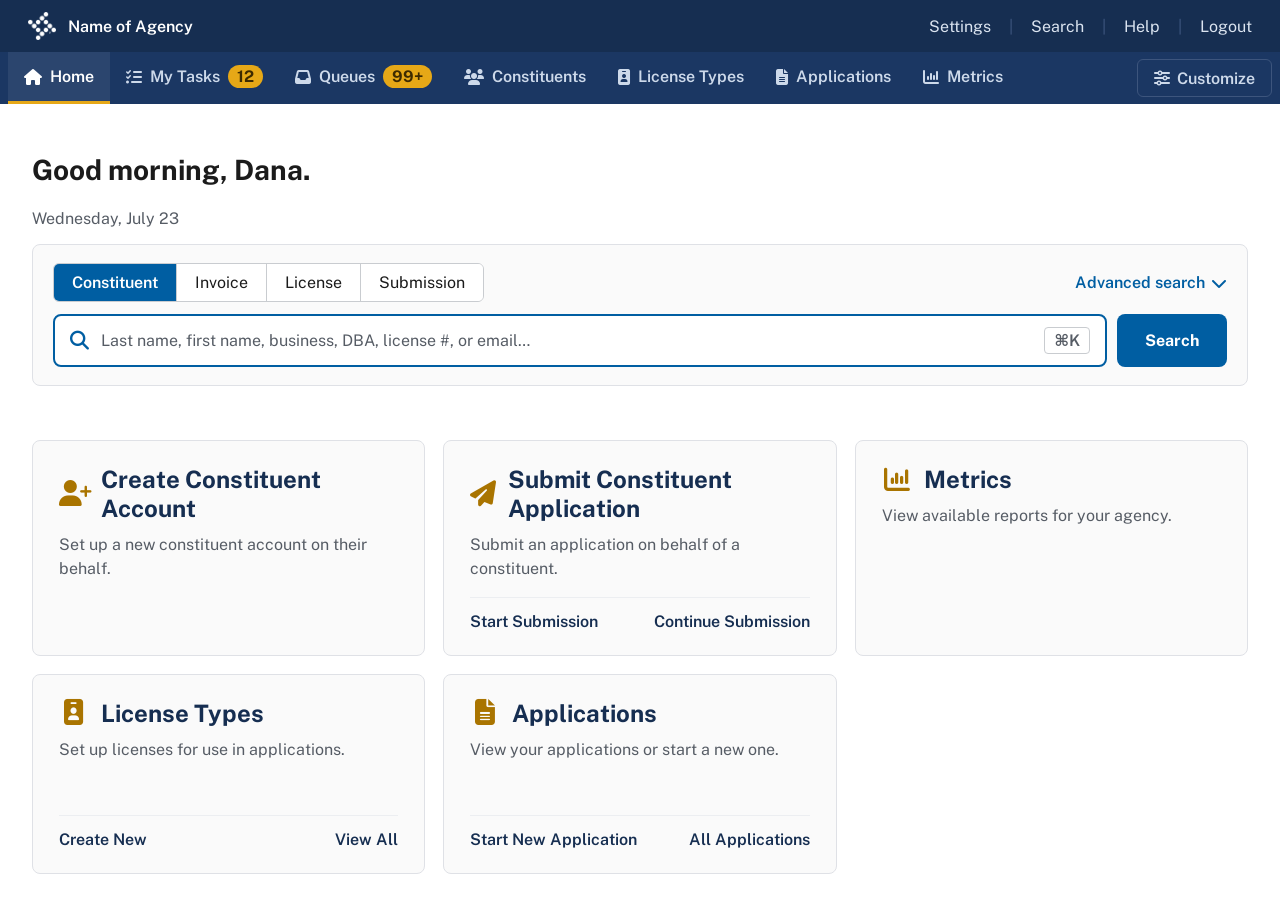
<file: index.html>
<!DOCTYPE html>
<html lang="en">
<head>
<meta charset="UTF-8">
<meta name="viewport" content="width=device-width, initial-scale=1.0">
<title>Agency Home — RLP Agency Console</title>
<link rel="stylesheet" href="https://cdnjs.cloudflare.com/ajax/libs/font-awesome/6.5.1/css/all.min.css">
<link rel="stylesheet" href="css/app.css">
</head>
<body>

<div class="app">

  <!-- Header (shared chrome) -->
  <header class="app-header">
    <a class="app-header__brand" href="index.html">
      <img class="app-header__logo" src="assets/tyler-t.png" alt="Tenant logo">
      <span class="app-header__brand-name">Name of Agency</span>
    </a>
    <nav class="app-header__links" aria-label="Account">
      <a href="settings.html">Settings</a>
      <span class="app-header__divider" aria-hidden="true">|</span>
      <a href="search.html">Search</a>
      <span class="app-header__divider" aria-hidden="true">|</span>
      <a href="#">Help</a>
      <span class="app-header__divider" aria-hidden="true">|</span>
      <a href="#">Logout</a>
    </nav>
  </header>

  <!-- Customizable toolbar (shared chrome, rendered by js/toolbar.js) -->
  <div id="toolbar"></div>

  <!-- Page content -->
  <main class="page-content">

    <section class="greeting">
      <h1 class="greeting__title">Good morning, Dana.</h1>
      <div class="greeting__date">Wednesday, July 23</div>

      <div class="search-panel">
        <div class="search-panel__top">
          <div class="search-toggle" role="group" aria-label="Search type">
            <button type="button" class="search-toggle__segment is-active" data-search-type="constituent">Constituent</button>
            <button type="button" class="search-toggle__segment" data-search-type="invoice">Invoice</button>
            <button type="button" class="search-toggle__segment" data-search-type="license">License</button>
            <button type="button" class="search-toggle__segment" data-search-type="submission">Submission</button>
          </div>
          <a class="search-advanced" href="#">Advanced search <i class="fa-solid fa-chevron-down" aria-hidden="true"></i></a>
        </div>
        <form class="search-field-row" action="#" onsubmit="return false;">
          <label class="search-box" for="global-search">
            <i class="fa-solid fa-magnifying-glass" aria-hidden="true"></i>
            <input type="text" id="global-search" placeholder="Last name, first name, business, DBA, license #, or email…">
            <span class="search-kbd" aria-hidden="true">⌘K</span>
          </label>
          <button type="submit" class="search-btn">Search</button>
        </form>
      </div>
    </section>

    <section style="padding: 32px 32px 32px">
      <div class="tiles-grid">

        <a class="tile" href="create-new-user.html">
          <div class="tile__header">
            <i class="fa-solid fa-user-plus tile__icon" aria-hidden="true"></i>
            <div class="tile__title">Create Constituent Account</div>
          </div>
          <div class="tile__body">Set up a new constituent account on their behalf.</div>
        </a>

        <div class="tile">
          <div class="tile__header">
            <i class="fa-solid fa-paper-plane tile__icon" aria-hidden="true"></i>
            <div class="tile__title">Submit Constituent Application</div>
          </div>
          <div class="tile__body">Submit an application on behalf of a constituent.</div>
          <div class="tile__footer">
            <a href="#">Start Submission</a>
            <a href="#">Continue Submission</a>
          </div>
        </div>

        <a class="tile" href="#">
          <div class="tile__header">
            <i class="fa-solid fa-chart-column tile__icon" aria-hidden="true"></i>
            <div class="tile__title">Metrics</div>
          </div>
          <div class="tile__body">View available reports for your agency.</div>
        </a>

        <div class="tile">
          <div class="tile__header">
            <i class="fa-solid fa-id-badge tile__icon" aria-hidden="true"></i>
            <div class="tile__title">License Types</div>
          </div>
          <div class="tile__body">Set up licenses for use in applications.</div>
          <div class="tile__footer">
            <a href="#">Create New</a>
            <a href="license-types.html">View All</a>
          </div>
        </div>

        <div class="tile">
          <div class="tile__header">
            <i class="fa-solid fa-file-lines tile__icon" aria-hidden="true"></i>
            <div class="tile__title">Applications</div>
          </div>
          <div class="tile__body">View your applications or start a new one.</div>
          <div class="tile__footer">
            <a href="#">Start New Application</a>
            <a href="#">All Applications</a>
          </div>
        </div>

      </div>
    </section>

  </main>

</div>

<script src="js/toolbar.js"></script>
<script>
  initToolbar('#toolbar', { activeKey: 'home' });

  // Search type segmented control
  document.querySelectorAll('.search-toggle__segment').forEach(function (segment) {
    segment.addEventListener('click', function () {
      document.querySelectorAll('.search-toggle__segment').forEach(function (s) {
        s.classList.remove('is-active');
      });
      segment.classList.add('is-active');
    });
  });
</script>

</body>
</html>
</file>
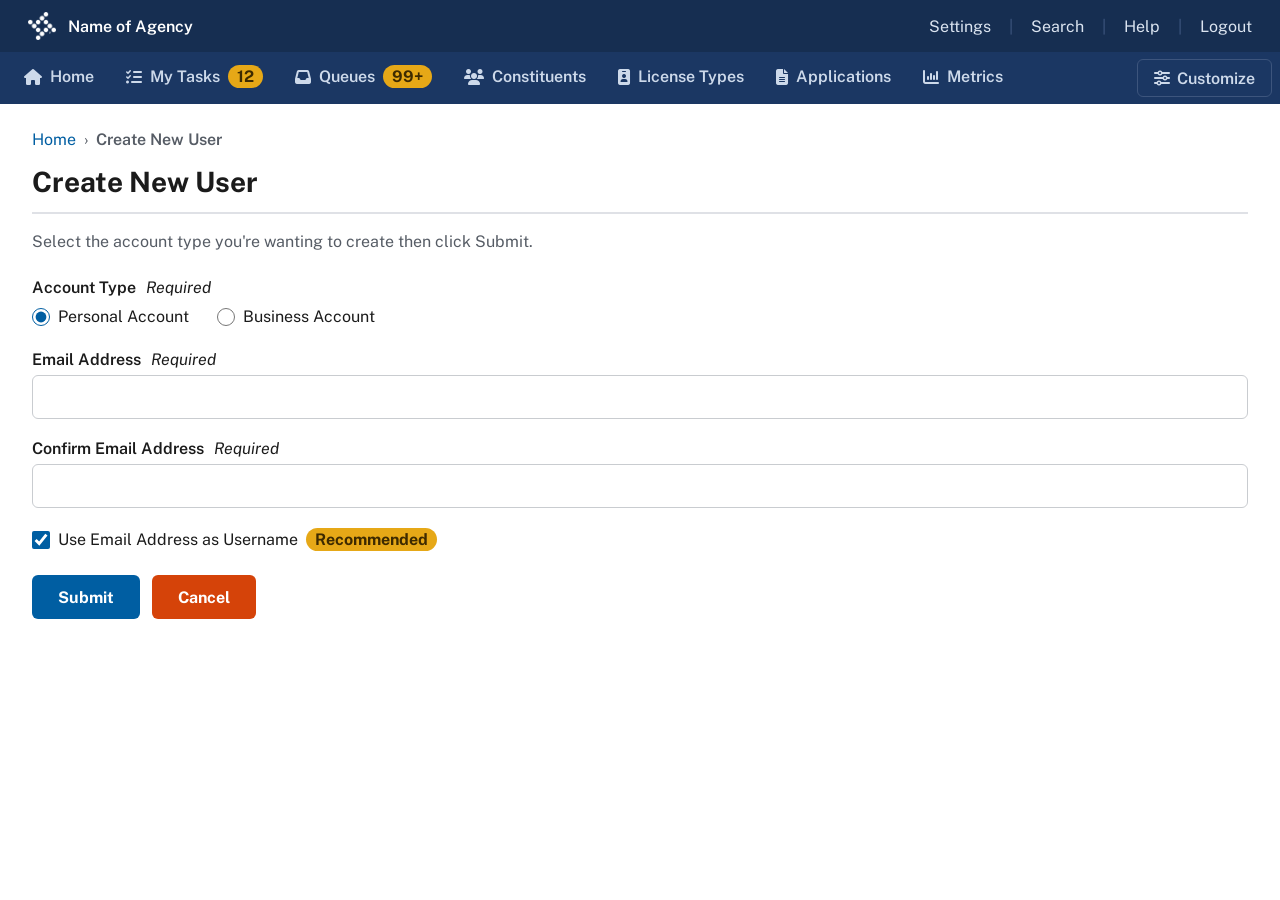
<file: create-new-user.html>
<!DOCTYPE html>
<html lang="en">
<head>
<meta charset="UTF-8">
<meta name="viewport" content="width=device-width, initial-scale=1.0">
<title>Create New User — RLP Agency Console</title>
<link rel="stylesheet" href="https://cdnjs.cloudflare.com/ajax/libs/font-awesome/6.5.1/css/all.min.css">
<link rel="stylesheet" href="css/app.css">
</head>
<body>

<div class="app">

  <!-- Header (shared chrome) -->
  <header class="app-header">
    <a class="app-header__brand" href="index.html">
      <img class="app-header__logo" src="assets/tyler-t.png" alt="Tenant logo">
      <span class="app-header__brand-name">Name of Agency</span>
    </a>
    <nav class="app-header__links" aria-label="Account">
      <a href="settings.html">Settings</a>
      <span class="app-header__divider" aria-hidden="true">|</span>
      <a href="search.html">Search</a>
      <span class="app-header__divider" aria-hidden="true">|</span>
      <a href="#">Help</a>
      <span class="app-header__divider" aria-hidden="true">|</span>
      <a href="#">Logout</a>
    </nav>
  </header>

  <!-- Customizable toolbar (shared chrome, rendered by js/toolbar.js) -->
  <div id="toolbar"></div>

  <!-- Page content -->
  <main class="page-body">

    <ol class="breadcrumb" aria-label="Breadcrumb">
      <li class="breadcrumb__item"><a href="index.html">Home</a></li>
      <li class="breadcrumb__item"><span class="breadcrumb__current">Create New User</span></li>
    </ol>

    <h1 class="page-title">Create New User</h1>

    <p class="help-text" style="margin-top: 16px">Select the account type you're wanting to create then click Submit.</p>

    <form style="margin-top: 24px" onsubmit="return false;">
      <fieldset class="fieldset">
        <legend>Account Type <span class="field-required">Required</span></legend>
        <div class="radio-group">
          <label class="radio-option"><input type="radio" name="account-type" value="personal" checked> Personal Account</label>
          <label class="radio-option"><input type="radio" name="account-type" value="business"> Business Account</label>
        </div>
      </fieldset>

      <div class="field" style="margin-top: 24px">
        <label for="email-address">Email Address <span class="field-required">Required</span></label>
        <input type="text" id="email-address" name="email-address">
      </div>

      <div class="field" style="margin-top: 20px">
        <label for="confirm-email-address">Confirm Email Address <span class="field-required">Required</span></label>
        <input type="text" id="confirm-email-address" name="confirm-email-address">
      </div>

      <div class="checkbox-option" style="margin-top: 20px">
        <label class="checkbox-option__label">
          <input type="checkbox" id="use-email-as-username" name="use-email-as-username" checked>
          Use Email Address as Username
          <span class="badge badge--gold">Recommended</span>
        </label>
      </div>

      <div class="accordion" id="username-accordion" style="margin-top: 20px" hidden>
        <button type="button" class="accordion__button" id="username-requirements-button" aria-expanded="true" aria-controls="username-requirements-content">
          Username Requirements
          <i class="fa-solid fa-chevron-down" aria-hidden="true"></i>
        </button>
        <div class="accordion__content" id="username-requirements-content">
          <p class="help-text">Maximum of 128 characters</p>
          <p class="help-text">Supports the following characters: -:_=.+@</p>
        </div>
      </div>

      <div class="field" id="username-field" style="margin-top: 20px" hidden>
        <label for="username">Username <span class="field-required">Required</span></label>
        <input type="text" id="username" name="username">
      </div>

      <div class="form-actions">
        <button type="submit" class="btn btn--primary">Submit</button>
        <button type="button" class="btn btn--cancel" onclick="window.location.href='index.html'">Cancel</button>
      </div>
    </form>

  </main>

</div>

<script src="js/toolbar.js"></script>
<script>
  initToolbar('#toolbar', { activeKey: null });

  // Reveal the Username requirements accordion + field when "use email as username" is unchecked
  var useEmailAsUsername = document.getElementById('use-email-as-username');
  var usernameAccordion = document.getElementById('username-accordion');
  var usernameField = document.getElementById('username-field');
  function toggleUsernameSection() {
    var show = !useEmailAsUsername.checked;
    usernameAccordion.hidden = !show;
    usernameField.hidden = !show;
  }
  useEmailAsUsername.addEventListener('change', toggleUsernameSection);
  toggleUsernameSection();

  // Username Requirements accordion (open by default, still collapsible)
  (function () {
    var button = document.getElementById('username-requirements-button');
    var content = document.getElementById('username-requirements-content');
    button.addEventListener('click', function () {
      var expanded = button.getAttribute('aria-expanded') === 'true';
      button.setAttribute('aria-expanded', String(!expanded));
      content.hidden = expanded;
    });
  })();
</script>

</body>
</html>
</file>
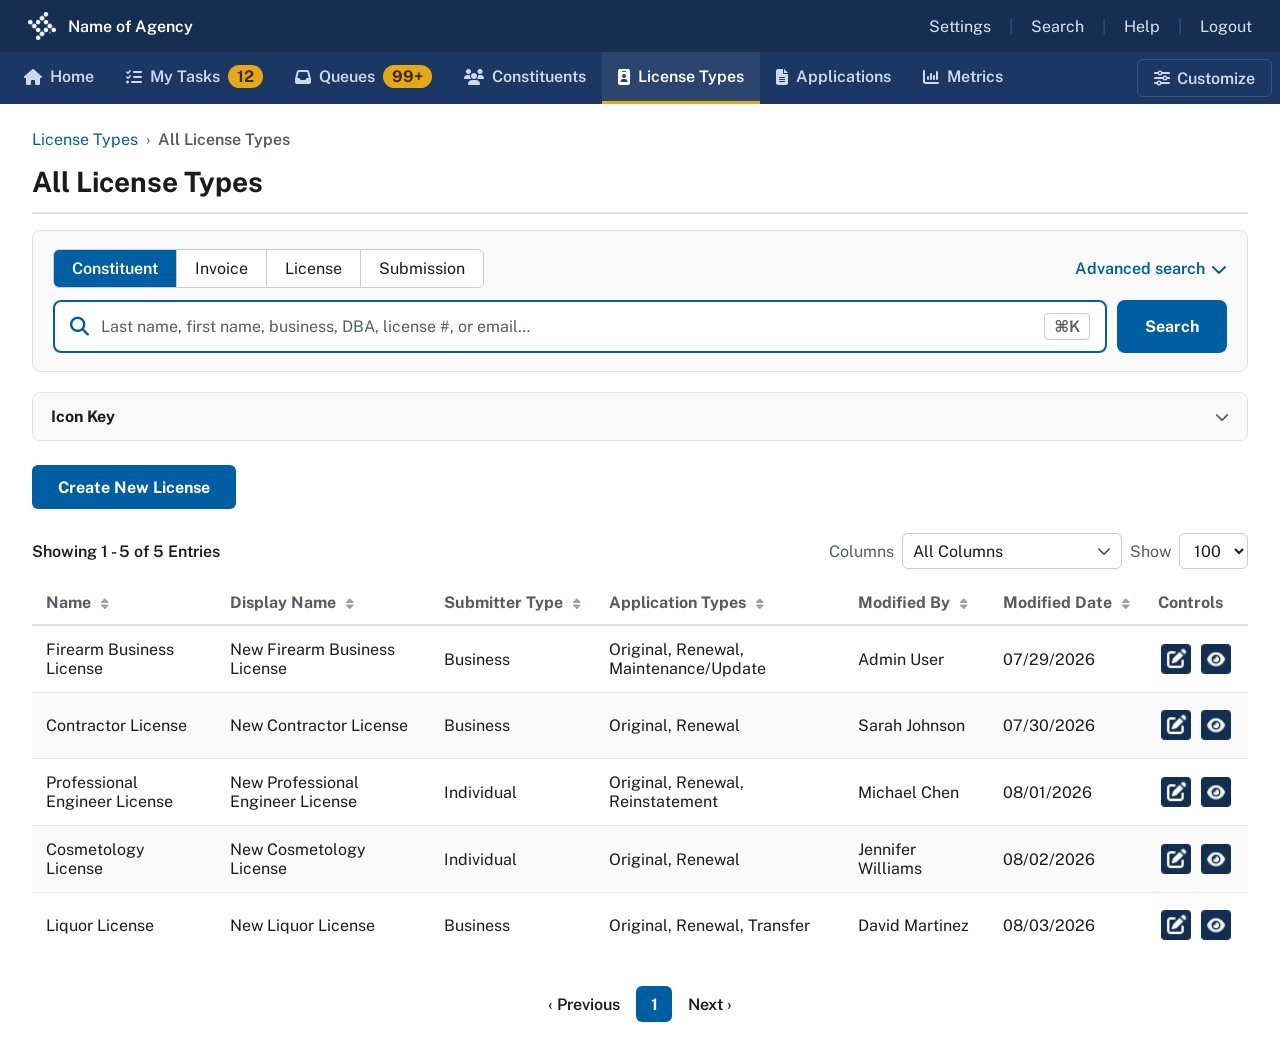
<file: license-types.html>
<!DOCTYPE html>
<html lang="en">
<head>
<meta charset="UTF-8">
<meta name="viewport" content="width=device-width, initial-scale=1.0">
<title>License Types — RLP Agency Console</title>
<link rel="stylesheet" href="https://cdnjs.cloudflare.com/ajax/libs/font-awesome/6.5.1/css/all.min.css">
<link rel="stylesheet" href="css/app.css">
</head>
<body>

<div class="app">

  <!-- Header (shared chrome) -->
  <header class="app-header">
    <a class="app-header__brand" href="index.html">
      <img class="app-header__logo" src="assets/tyler-t.png" alt="Tenant logo">
      <span class="app-header__brand-name">Name of Agency</span>
    </a>
    <nav class="app-header__links" aria-label="Account">
      <a href="settings.html">Settings</a>
      <span class="app-header__divider" aria-hidden="true">|</span>
      <a href="search.html">Search</a>
      <span class="app-header__divider" aria-hidden="true">|</span>
      <a href="#">Help</a>
      <span class="app-header__divider" aria-hidden="true">|</span>
      <a href="#">Logout</a>
    </nav>
  </header>

  <!-- Customizable toolbar (shared chrome, rendered by js/toolbar.js) -->
  <div id="toolbar"></div>

  <!-- Page content -->
  <main class="page-body">

    <ol class="breadcrumb" aria-label="Breadcrumb">
      <li class="breadcrumb__item"><a href="license-types.html">License Types</a></li>
      <li class="breadcrumb__item"><span class="breadcrumb__current">All License Types</span></li>
    </ol>

    <h1 class="page-title">All License Types</h1>

    <div class="search-panel" style="margin-top: 16px">
      <div class="search-panel__top">
        <div class="search-toggle" role="group" aria-label="Search type">
          <button type="button" class="search-toggle__segment is-active" data-search-type="constituent">Constituent</button>
          <button type="button" class="search-toggle__segment" data-search-type="invoice">Invoice</button>
          <button type="button" class="search-toggle__segment" data-search-type="license">License</button>
          <button type="button" class="search-toggle__segment" data-search-type="submission">Submission</button>
        </div>
        <a class="search-advanced" href="#">Advanced search <i class="fa-solid fa-chevron-down" aria-hidden="true"></i></a>
      </div>
      <form class="search-field-row" action="#" onsubmit="return false;">
        <label class="search-box" for="global-search">
          <i class="fa-solid fa-magnifying-glass" aria-hidden="true"></i>
          <input type="text" id="global-search" placeholder="Last name, first name, business, DBA, license #, or email…">
          <span class="search-kbd" aria-hidden="true">⌘K</span>
        </label>
        <button type="submit" class="search-btn">Search</button>
      </form>
    </div>

    <div class="accordion" style="margin-top: 20px">
      <button type="button" class="accordion__button" id="icon-key-button" aria-expanded="false" aria-controls="icon-key-content">
        Icon Key
        <i class="fa-solid fa-chevron-down" aria-hidden="true"></i>
      </button>
      <div class="accordion__content" id="icon-key-content" hidden>
        <div class="accordion__content-label">Options and Control Types</div>
        <div class="icon-key-grid">
          <div class="icon-key-item"><img src="assets/edit-icon.png" alt=""> Edit License Type</div>
          <div class="icon-key-item"><img src="assets/eye-icon.png" alt=""> View License Type</div>
        </div>
      </div>
    </div>

    <div style="margin-top: 24px">
      <a href="#" class="btn btn--primary">Create New License</a>
    </div>

    <div style="margin-top: 24px">
      <div class="table-controls">
        <div class="table-controls__count">Showing 1 - 5 of 5 Entries</div>
        <div class="table-controls__right">
          <label for="license-types-column-select-button">Columns</label>
          <div class="multiselect table-controls__column-select">
            <button type="button" class="multiselect-trigger" id="license-types-column-select-button" aria-haspopup="listbox" aria-expanded="false">
              <span class="multiselect-trigger-text">All Columns</span>
              <i class="fa-solid fa-chevron-down" aria-hidden="true"></i>
            </button>
            <div class="multiselect-panel" id="license-types-column-select-panel" hidden>
              <input type="text" class="multiselect-filter" id="license-types-column-filter-input" placeholder="Filter columns…" autocomplete="off">
              <label class="multiselect-option"><input type="checkbox" class="column-checkbox" data-column="0" checked><span>Name</span></label>
              <label class="multiselect-option"><input type="checkbox" class="column-checkbox" data-column="1" checked><span>Display Name</span></label>
              <label class="multiselect-option"><input type="checkbox" class="column-checkbox" data-column="2" checked><span>Submitter Type</span></label>
              <label class="multiselect-option"><input type="checkbox" class="column-checkbox" data-column="3" checked><span>Application Types</span></label>
              <label class="multiselect-option"><input type="checkbox" class="column-checkbox" data-column="4" checked><span>Modified By</span></label>
              <label class="multiselect-option"><input type="checkbox" class="column-checkbox" data-column="5" checked><span>Modified Date</span></label>
            </div>
          </div>
          <label for="entries-per-page-license-types">Show</label>
          <select id="entries-per-page-license-types">
            <option value="100" selected>100</option>
            <option value="50">50</option>
            <option value="25">25</option>
            <option value="10">10</option>
          </select>
        </div>
      </div>

      <table class="data-table" id="license-types-table">
        <thead>
          <tr>
            <th>Name <i class="fa-solid fa-sort" aria-hidden="true"></i></th>
            <th>Display Name <i class="fa-solid fa-sort" aria-hidden="true"></i></th>
            <th>Submitter Type <i class="fa-solid fa-sort" aria-hidden="true"></i></th>
            <th>Application Types <i class="fa-solid fa-sort" aria-hidden="true"></i></th>
            <th>Modified By <i class="fa-solid fa-sort" aria-hidden="true"></i></th>
            <th>Modified Date <i class="fa-solid fa-sort" aria-hidden="true"></i></th>
            <th>Controls</th>
          </tr>
        </thead>
        <tbody>
          <tr>
            <td>Firearm Business License</td>
            <td>New Firearm Business License</td>
            <td>Business</td>
            <td>Original, Renewal, Maintenance/Update</td>
            <td>Admin User</td>
            <td>07/29/2026</td>
            <td class="controls-cell">
              <a href="#" class="icon-btn" aria-label="Edit License Type"><img src="assets/edit-icon.png" alt="" width="30" height="30"></a>
              <a href="#" class="icon-btn" aria-label="View License Type"><img src="assets/eye-icon.png" alt="" width="30" height="30"></a>
            </td>
          </tr>
          <tr>
            <td>Contractor License</td>
            <td>New Contractor License</td>
            <td>Business</td>
            <td>Original, Renewal</td>
            <td>Sarah Johnson</td>
            <td>07/30/2026</td>
            <td class="controls-cell">
              <a href="#" class="icon-btn" aria-label="Edit License Type"><img src="assets/edit-icon.png" alt="" width="30" height="30"></a>
              <a href="#" class="icon-btn" aria-label="View License Type"><img src="assets/eye-icon.png" alt="" width="30" height="30"></a>
            </td>
          </tr>
          <tr>
            <td>Professional Engineer License</td>
            <td>New Professional Engineer License</td>
            <td>Individual</td>
            <td>Original, Renewal, Reinstatement</td>
            <td>Michael Chen</td>
            <td>08/01/2026</td>
            <td class="controls-cell">
              <a href="#" class="icon-btn" aria-label="Edit License Type"><img src="assets/edit-icon.png" alt="" width="30" height="30"></a>
              <a href="#" class="icon-btn" aria-label="View License Type"><img src="assets/eye-icon.png" alt="" width="30" height="30"></a>
            </td>
          </tr>
          <tr>
            <td>Cosmetology License</td>
            <td>New Cosmetology License</td>
            <td>Individual</td>
            <td>Original, Renewal</td>
            <td>Jennifer Williams</td>
            <td>08/02/2026</td>
            <td class="controls-cell">
              <a href="#" class="icon-btn" aria-label="Edit License Type"><img src="assets/edit-icon.png" alt="" width="30" height="30"></a>
              <a href="#" class="icon-btn" aria-label="View License Type"><img src="assets/eye-icon.png" alt="" width="30" height="30"></a>
            </td>
          </tr>
          <tr>
            <td>Liquor License</td>
            <td>New Liquor License</td>
            <td>Business</td>
            <td>Original, Renewal, Transfer</td>
            <td>David Martinez</td>
            <td>08/03/2026</td>
            <td class="controls-cell">
              <a href="#" class="icon-btn" aria-label="Edit License Type"><img src="assets/edit-icon.png" alt="" width="30" height="30"></a>
              <a href="#" class="icon-btn" aria-label="View License Type"><img src="assets/eye-icon.png" alt="" width="30" height="30"></a>
            </td>
          </tr>
        </tbody>
      </table>

      <nav aria-label="Pagination">
        <ul class="pagination">
          <li><a href="#" class="pagination__arrow" aria-label="Previous page">‹ Previous</a></li>
          <li><a href="#" class="is-current" aria-label="Page 1" aria-current="page">1</a></li>
          <li><a href="#" class="pagination__arrow" aria-label="Next page">Next ›</a></li>
        </ul>
      </nav>
    </div>

  </main>

</div>

<script src="js/toolbar.js"></script>
<script src="js/column-select.js"></script>
<script>
  initToolbar('#toolbar', { activeKey: 'licenses' });

  // Search type segmented control
  document.querySelectorAll('.search-toggle__segment').forEach(function (segment) {
    segment.addEventListener('click', function () {
      document.querySelectorAll('.search-toggle__segment').forEach(function (s) {
        s.classList.remove('is-active');
      });
      segment.classList.add('is-active');
    });
  });

  // Icon Key accordion
  (function () {
    var button = document.getElementById('icon-key-button');
    var content = document.getElementById('icon-key-content');
    button.addEventListener('click', function () {
      var expanded = button.getAttribute('aria-expanded') === 'true';
      button.setAttribute('aria-expanded', String(!expanded));
      content.hidden = expanded;
    });
  })();

  // Column visibility multiselect (License Types table)
  initColumnSelect({
    triggerId: 'license-types-column-select-button',
    panelId: 'license-types-column-select-panel',
    filterId: 'license-types-column-filter-input',
    tableId: 'license-types-table',
  });
</script>

</body>
</html>
</file>
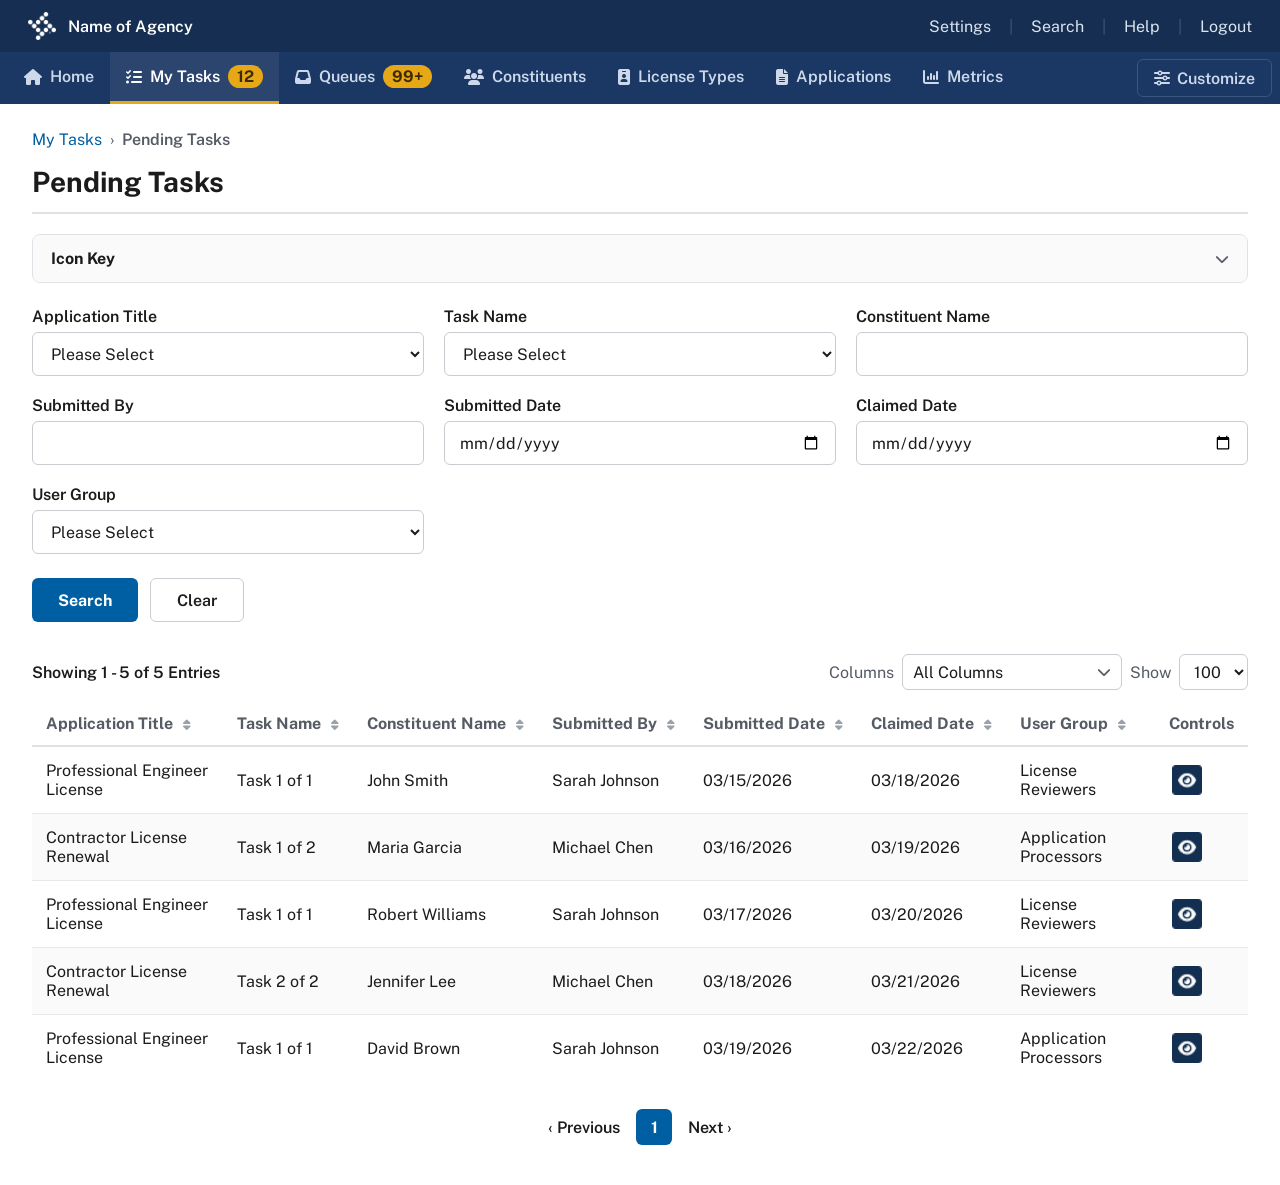
<file: my-tasks.html>
<!DOCTYPE html>
<html lang="en">
<head>
<meta charset="UTF-8">
<meta name="viewport" content="width=device-width, initial-scale=1.0">
<title>My Tasks — RLP Agency Console</title>
<link rel="stylesheet" href="https://cdnjs.cloudflare.com/ajax/libs/font-awesome/6.5.1/css/all.min.css">
<link rel="stylesheet" href="css/app.css">
</head>
<body>

<div class="app">

  <!-- Header (shared chrome) -->
  <header class="app-header">
    <a class="app-header__brand" href="index.html">
      <img class="app-header__logo" src="assets/tyler-t.png" alt="Tenant logo">
      <span class="app-header__brand-name">Name of Agency</span>
    </a>
    <nav class="app-header__links" aria-label="Account">
      <a href="settings.html">Settings</a>
      <span class="app-header__divider" aria-hidden="true">|</span>
      <a href="search.html">Search</a>
      <span class="app-header__divider" aria-hidden="true">|</span>
      <a href="#">Help</a>
      <span class="app-header__divider" aria-hidden="true">|</span>
      <a href="#">Logout</a>
    </nav>
  </header>

  <!-- Customizable toolbar (shared chrome, rendered by js/toolbar.js) -->
  <div id="toolbar"></div>

  <!-- Page content -->
  <main class="page-body">

    <ol class="breadcrumb" aria-label="Breadcrumb">
      <li class="breadcrumb__item"><a href="my-tasks.html">My Tasks</a></li>
      <li class="breadcrumb__item"><span class="breadcrumb__current">Pending Tasks</span></li>
    </ol>

    <h1 class="page-title">Pending Tasks</h1>

    <div class="accordion">
      <button type="button" class="accordion__button" id="icon-key-button" aria-expanded="false" aria-controls="icon-key-content">
        Icon Key
        <i class="fa-solid fa-chevron-down" aria-hidden="true"></i>
      </button>
      <div class="accordion__content" id="icon-key-content" hidden>
        <div class="accordion__content-label">Options and Control Types</div>
        <div class="icon-key-grid">
          <div class="icon-key-item"><img src="assets/eye-icon.png" alt=""> View Task</div>
        </div>
      </div>
    </div>

    <form style="margin-top: 24px" onsubmit="return false;">
      <div class="field-grid">
        <div class="field">
          <label for="application-title">Application Title</label>
          <select id="application-title" name="application-title">
            <option value="">Please Select</option>
            <option value="professional-engineer">Professional Engineer License</option>
            <option value="contractor-renewal">Contractor License Renewal</option>
          </select>
        </div>
        <div class="field">
          <label for="task-name">Task Name</label>
          <select id="task-name" name="task-name">
            <option value="">Please Select</option>
            <option value="review-applications">Review Applications</option>
            <option value="verify-documents">Verify Documents</option>
          </select>
        </div>
        <div class="field">
          <label for="constituent-name">Constituent Name</label>
          <input type="text" id="constituent-name" name="constituent-name">
        </div>
      </div>

      <div class="field-grid">
        <div class="field">
          <label for="submitted-by">Submitted By</label>
          <input type="text" id="submitted-by" name="submitted-by">
        </div>
        <div class="field">
          <label for="submitted-date">Submitted Date</label>
          <input type="date" id="submitted-date" name="submitted-date">
        </div>
        <div class="field">
          <label for="claimed-date">Claimed Date</label>
          <input type="date" id="claimed-date" name="claimed-date">
        </div>
      </div>

      <div class="field-grid">
        <div class="field">
          <label for="user-group">User Group</label>
          <select id="user-group" name="user-group">
            <option value="">Please Select</option>
            <option value="license-reviewers">License Reviewers</option>
            <option value="application-processors">Application Processors</option>
          </select>
        </div>
      </div>

      <div class="form-actions">
        <button type="submit" class="btn btn--primary">Search</button>
        <button type="button" class="btn btn--secondary" id="clear-search">Clear</button>
      </div>
    </form>

    <div style="margin-top: 32px">
      <div class="table-controls">
        <div class="table-controls__count">Showing 1 - 5 of 5 Entries</div>
        <div class="table-controls__right">
          <label for="tasks-column-select-button">Columns</label>
          <div class="multiselect table-controls__column-select">
            <button type="button" class="multiselect-trigger" id="tasks-column-select-button" aria-haspopup="listbox" aria-expanded="false">
              <span class="multiselect-trigger-text">All Columns</span>
              <i class="fa-solid fa-chevron-down" aria-hidden="true"></i>
            </button>
            <div class="multiselect-panel" id="tasks-column-select-panel" hidden>
              <input type="text" class="multiselect-filter" id="tasks-column-filter-input" placeholder="Filter columns…" autocomplete="off">
              <label class="multiselect-option"><input type="checkbox" class="column-checkbox" data-column="0" checked><span>Application Title</span></label>
              <label class="multiselect-option"><input type="checkbox" class="column-checkbox" data-column="1" checked><span>Task Name</span></label>
              <label class="multiselect-option"><input type="checkbox" class="column-checkbox" data-column="2" checked><span>Constituent Name</span></label>
              <label class="multiselect-option"><input type="checkbox" class="column-checkbox" data-column="3" checked><span>Submitted By</span></label>
              <label class="multiselect-option"><input type="checkbox" class="column-checkbox" data-column="4" checked><span>Submitted Date</span></label>
              <label class="multiselect-option"><input type="checkbox" class="column-checkbox" data-column="5" checked><span>Claimed Date</span></label>
              <label class="multiselect-option"><input type="checkbox" class="column-checkbox" data-column="6" checked><span>User Group</span></label>
            </div>
          </div>
          <label for="entries-per-page-tasks">Show</label>
          <select id="entries-per-page-tasks">
            <option value="100" selected>100</option>
            <option value="50">50</option>
            <option value="25">25</option>
            <option value="10">10</option>
          </select>
        </div>
      </div>

      <table class="data-table" id="my-tasks-table">
        <thead>
          <tr>
            <th>Application Title <i class="fa-solid fa-sort" aria-hidden="true"></i></th>
            <th>Task Name <i class="fa-solid fa-sort" aria-hidden="true"></i></th>
            <th>Constituent Name <i class="fa-solid fa-sort" aria-hidden="true"></i></th>
            <th>Submitted By <i class="fa-solid fa-sort" aria-hidden="true"></i></th>
            <th>Submitted Date <i class="fa-solid fa-sort" aria-hidden="true"></i></th>
            <th>Claimed Date <i class="fa-solid fa-sort" aria-hidden="true"></i></th>
            <th>User Group <i class="fa-solid fa-sort" aria-hidden="true"></i></th>
            <th>Controls</th>
          </tr>
        </thead>
        <tbody>
          <tr>
            <td>Professional Engineer License</td>
            <td>Task 1 of 1</td>
            <td>John Smith</td>
            <td>Sarah Johnson</td>
            <td>03/15/2026</td>
            <td>03/18/2026</td>
            <td>License Reviewers</td>
            <td class="controls-cell">
              <a href="task-detail.html?id=1" class="icon-btn" aria-label="View Task"><img src="assets/eye-icon.png" alt="" width="30" height="30"></a>
            </td>
          </tr>
          <tr>
            <td>Contractor License Renewal</td>
            <td>Task 1 of 2</td>
            <td>Maria Garcia</td>
            <td>Michael Chen</td>
            <td>03/16/2026</td>
            <td>03/19/2026</td>
            <td>Application Processors</td>
            <td class="controls-cell">
              <a href="task-detail.html?id=2" class="icon-btn" aria-label="View Task"><img src="assets/eye-icon.png" alt="" width="30" height="30"></a>
            </td>
          </tr>
          <tr>
            <td>Professional Engineer License</td>
            <td>Task 1 of 1</td>
            <td>Robert Williams</td>
            <td>Sarah Johnson</td>
            <td>03/17/2026</td>
            <td>03/20/2026</td>
            <td>License Reviewers</td>
            <td class="controls-cell">
              <a href="task-detail.html?id=3" class="icon-btn" aria-label="View Task"><img src="assets/eye-icon.png" alt="" width="30" height="30"></a>
            </td>
          </tr>
          <tr>
            <td>Contractor License Renewal</td>
            <td>Task 2 of 2</td>
            <td>Jennifer Lee</td>
            <td>Michael Chen</td>
            <td>03/18/2026</td>
            <td>03/21/2026</td>
            <td>License Reviewers</td>
            <td class="controls-cell">
              <a href="task-detail.html?id=4" class="icon-btn" aria-label="View Task"><img src="assets/eye-icon.png" alt="" width="30" height="30"></a>
            </td>
          </tr>
          <tr>
            <td>Professional Engineer License</td>
            <td>Task 1 of 1</td>
            <td>David Brown</td>
            <td>Sarah Johnson</td>
            <td>03/19/2026</td>
            <td>03/22/2026</td>
            <td>Application Processors</td>
            <td class="controls-cell">
              <a href="task-detail.html?id=5" class="icon-btn" aria-label="View Task"><img src="assets/eye-icon.png" alt="" width="30" height="30"></a>
            </td>
          </tr>
        </tbody>
      </table>

      <nav aria-label="Pagination">
        <ul class="pagination">
          <li><a href="#" class="pagination__arrow" aria-label="Previous page">‹ Previous</a></li>
          <li><a href="#" class="is-current" aria-label="Page 1" aria-current="page">1</a></li>
          <li><a href="#" class="pagination__arrow" aria-label="Next page">Next ›</a></li>
        </ul>
      </nav>
    </div>

  </main>

</div>

<script src="js/toolbar.js"></script>
<script src="js/column-select.js"></script>
<script>
  initToolbar('#toolbar', { activeKey: 'tasks' });

  // Icon Key accordion
  (function () {
    var button = document.getElementById('icon-key-button');
    var content = document.getElementById('icon-key-content');
    button.addEventListener('click', function () {
      var expanded = button.getAttribute('aria-expanded') === 'true';
      button.setAttribute('aria-expanded', String(!expanded));
      content.hidden = expanded;
    });
  })();

  document.getElementById('clear-search').addEventListener('click', function () {
    document.querySelectorAll('input[type="text"], input[type="date"]').forEach(function (input) { input.value = ''; });
    document.querySelectorAll('#application-title, #task-name, #user-group').forEach(function (select) { select.selectedIndex = 0; });
  });

  // Column visibility multiselect (My Tasks table)
  initColumnSelect({
    triggerId: 'tasks-column-select-button',
    panelId: 'tasks-column-select-panel',
    filterId: 'tasks-column-filter-input',
    tableId: 'my-tasks-table',
  });
</script>

</body>
</html>
</file>
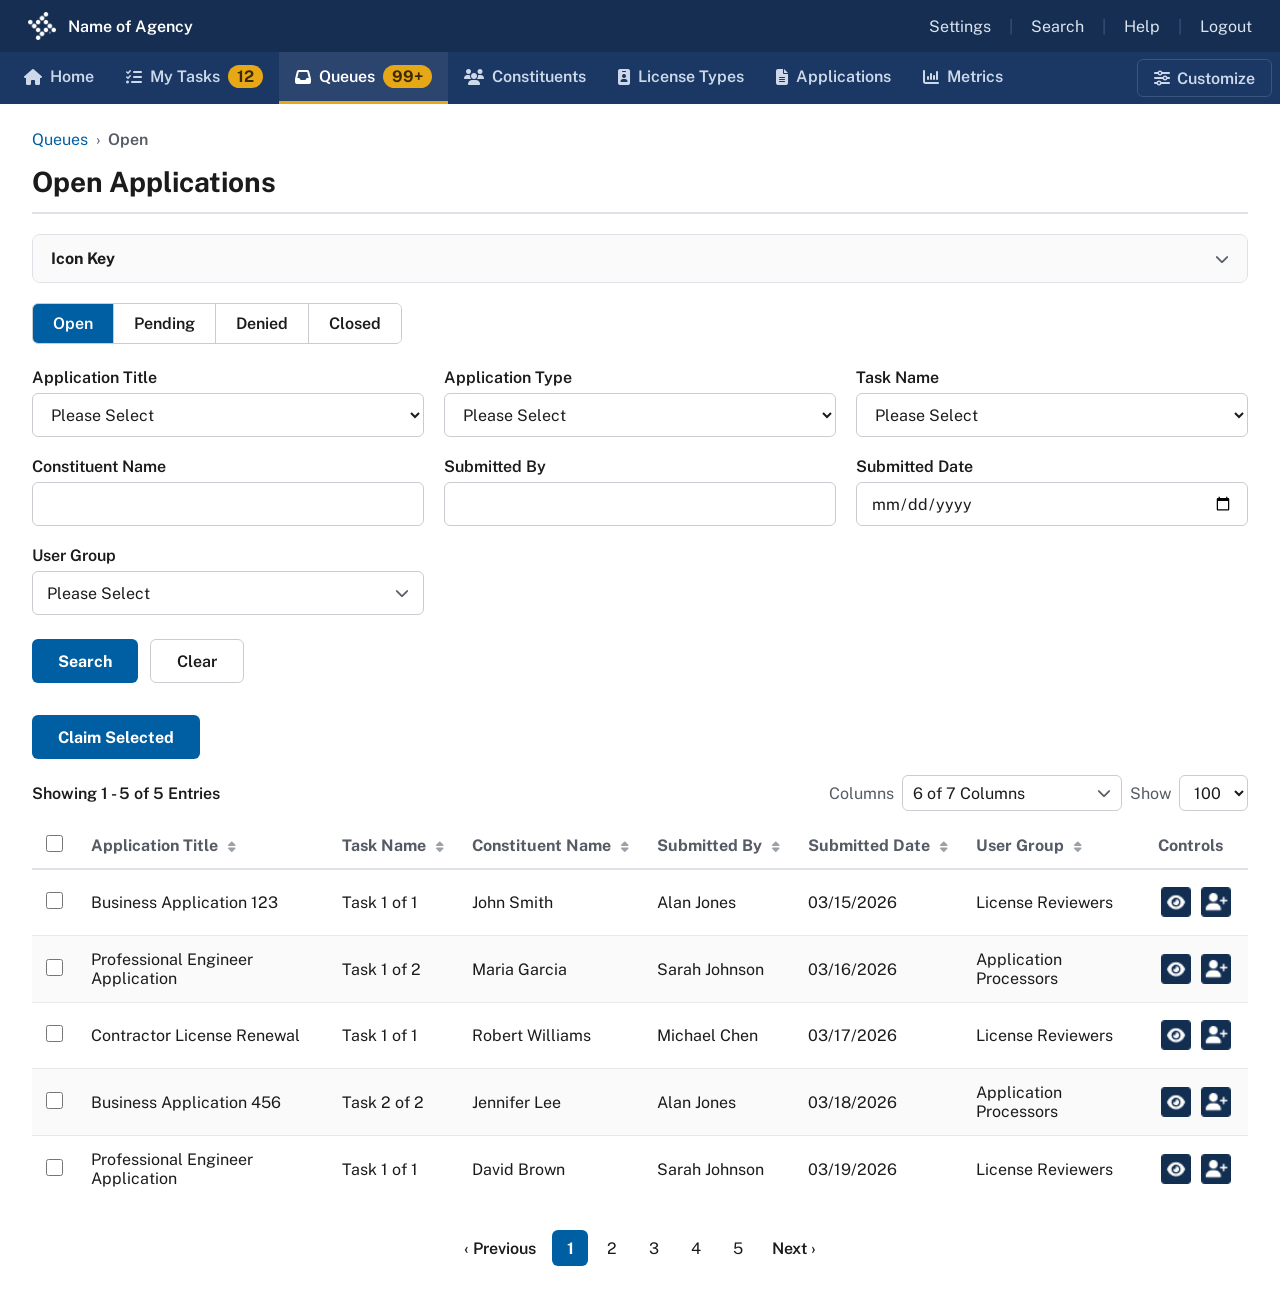
<file: queues.html>
<!DOCTYPE html>
<html lang="en">
<head>
<meta charset="UTF-8">
<meta name="viewport" content="width=device-width, initial-scale=1.0">
<title>Queues — RLP Agency Console</title>
<link rel="stylesheet" href="https://cdnjs.cloudflare.com/ajax/libs/font-awesome/6.5.1/css/all.min.css">
<link rel="stylesheet" href="css/app.css">
</head>
<body>

<div class="app">

  <!-- Header (shared chrome) -->
  <header class="app-header">
    <a class="app-header__brand" href="index.html">
      <img class="app-header__logo" src="assets/tyler-t.png" alt="Tenant logo">
      <span class="app-header__brand-name">Name of Agency</span>
    </a>
    <nav class="app-header__links" aria-label="Account">
      <a href="settings.html">Settings</a>
      <span class="app-header__divider" aria-hidden="true">|</span>
      <a href="search.html">Search</a>
      <span class="app-header__divider" aria-hidden="true">|</span>
      <a href="#">Help</a>
      <span class="app-header__divider" aria-hidden="true">|</span>
      <a href="#">Logout</a>
    </nav>
  </header>

  <!-- Customizable toolbar (shared chrome, rendered by js/toolbar.js) -->
  <div id="toolbar"></div>

  <!-- Page content -->
  <main class="page-body">

    <ol class="breadcrumb" aria-label="Breadcrumb">
      <li class="breadcrumb__item"><a href="queues.html">Queues</a></li>
      <li class="breadcrumb__item"><span class="breadcrumb__current" id="breadcrumb-current">Open</span></li>
    </ol>

    <h1 class="page-title" id="page-title">Open Applications</h1>

    <div class="accordion">
      <button type="button" class="accordion__button" id="icon-key-button" aria-expanded="false" aria-controls="icon-key-content">
        Icon Key
        <i class="fa-solid fa-chevron-down" aria-hidden="true"></i>
      </button>
      <div class="accordion__content" id="icon-key-content" hidden>
        <div class="accordion__content-label">Options and Control Types</div>
        <div class="icon-key-grid">
          <div class="icon-key-item"><img src="assets/claim-task.png" alt=""> Claim Task</div>
          <div class="icon-key-item"><img src="assets/unclaim-task.png" alt=""> Unclaim Task</div>
          <div class="icon-key-item"><img src="assets/eye-icon.png" alt=""> View Task</div>
        </div>
      </div>
    </div>

    <div class="filter-tabs" role="group" aria-label="Queue category">
      <button type="button" class="filter-tabs__btn is-active" data-filter="open">Open</button>
      <button type="button" class="filter-tabs__btn" data-filter="pending">Pending</button>
      <button type="button" class="filter-tabs__btn" data-filter="denied">Denied</button>
      <button type="button" class="filter-tabs__btn" data-filter="closed">Closed</button>
    </div>

    <form style="margin-top: 24px" onsubmit="return false;">
      <div class="field-grid">
        <div class="field">
          <label for="application-title">Application Title</label>
          <select id="application-title" name="application-title">
            <option value="">Please Select</option>
            <option value="business-license">Business License</option>
            <option value="contractor-license">Contractor License Renewal</option>
            <option value="professional-engineer">Professional Engineer Application</option>
          </select>
        </div>
        <div class="field">
          <label for="application-type">Application Type</label>
          <select id="application-type" name="application-type">
            <option value="">Please Select</option>
            <option value="original-one">Original (One)</option>
            <option value="original-many-overlapping">Original (Many Overlapping)</option>
            <option value="renewal">Renewal</option>
            <option value="maintenance-update">Maintenance/Update</option>
          </select>
        </div>
        <div class="field">
          <label for="task-name">Task Name</label>
          <select id="task-name" name="task-name">
            <option value="">Please Select</option>
            <option value="background-check">Background Check</option>
            <option value="child-support-check">Child Support Check</option>
          </select>
        </div>
      </div>

      <div class="field-grid">
        <div class="field">
          <label for="constituent-name">Constituent Name</label>
          <input type="text" id="constituent-name" name="constituent-name">
        </div>
        <div class="field">
          <label for="submitted-by">Submitted By</label>
          <input type="text" id="submitted-by" name="submitted-by">
        </div>
        <div class="field">
          <label for="submitted-date">Submitted Date</label>
          <input type="date" id="submitted-date" name="submitted-date">
        </div>
      </div>

      <div class="field-grid">
        <div class="field">
          <label for="user-group-button">User Group</label>
          <div class="multiselect">
            <button type="button" class="multiselect-trigger" id="user-group-button" aria-haspopup="listbox" aria-expanded="false">
              <span class="multiselect-trigger-text">Please Select</span>
              <i class="fa-solid fa-chevron-down" aria-hidden="true"></i>
            </button>
            <div class="multiselect-panel" id="user-group-panel" hidden>
              <label class="multiselect-option"><input type="checkbox" name="user-group" value="Administrators"><span>Administrators</span></label>
              <label class="multiselect-option"><input type="checkbox" name="user-group" value="Application Processors"><span>Application Processors</span></label>
              <label class="multiselect-option"><input type="checkbox" name="user-group" value="License Reviewers"><span>License Reviewers</span></label>
              <label class="multiselect-option"><input type="checkbox" name="user-group" value="Analyst Team"><span>Analyst Team</span></label>
              <label class="multiselect-option"><input type="checkbox" name="user-group" value="Back Office Supervisors"><span>Back Office Supervisors</span></label>
              <label class="multiselect-option"><input type="checkbox" name="user-group" value="Back Office Users"><span>Back Office Users</span></label>
              <label class="multiselect-option"><input type="checkbox" name="user-group" value="Supervisors"><span>Supervisors</span></label>
            </div>
          </div>
        </div>
      </div>

      <div class="form-actions">
        <button type="submit" class="btn btn--primary">Search</button>
        <button type="button" class="btn btn--secondary" id="clear-search">Clear</button>
      </div>
    </form>

    <!-- Open view -->
    <div id="open-view" style="margin-top: 32px">
      <div style="margin-bottom: 16px">
        <button type="button" class="btn btn--primary" id="claim-selected-btn">Claim Selected</button>
      </div>

      <div class="table-controls">
        <div class="table-controls__count">Showing 1 - 5 of 5 Entries</div>
        <div class="table-controls__right">
          <label for="column-select-button">Columns</label>
          <div class="multiselect table-controls__column-select">
            <button type="button" class="multiselect-trigger" id="column-select-button" aria-haspopup="listbox" aria-expanded="false">
              <span class="multiselect-trigger-text">All Columns</span>
              <i class="fa-solid fa-chevron-down" aria-hidden="true"></i>
            </button>
            <div class="multiselect-panel" id="column-select-panel" hidden>
              <input type="text" class="multiselect-filter" id="column-filter-input" placeholder="Filter columns…" autocomplete="off">
              <label class="multiselect-option"><input type="checkbox" class="column-checkbox" data-column="1" checked><span>Application Title</span></label>
              <label class="multiselect-option"><input type="checkbox" class="column-checkbox" data-column="2"><span>Application Type</span></label>
              <label class="multiselect-option"><input type="checkbox" class="column-checkbox" data-column="3" checked><span>Task Name</span></label>
              <label class="multiselect-option"><input type="checkbox" class="column-checkbox" data-column="4" checked><span>Constituent Name</span></label>
              <label class="multiselect-option"><input type="checkbox" class="column-checkbox" data-column="5" checked><span>Submitted By</span></label>
              <label class="multiselect-option"><input type="checkbox" class="column-checkbox" data-column="6" checked><span>Submitted Date</span></label>
              <label class="multiselect-option"><input type="checkbox" class="column-checkbox" data-column="7" checked><span>User Group</span></label>
            </div>
          </div>
          <label for="open-entries-per-page">Show</label>
          <select id="open-entries-per-page">
            <option value="100" selected>100</option>
            <option value="50">50</option>
            <option value="25">25</option>
            <option value="10">10</option>
          </select>
        </div>
      </div>

      <table class="data-table" id="open-queue-table">
        <thead>
          <tr>
            <th class="select-column"><input type="checkbox" id="select-all-open" aria-label="Select all rows"></th>
            <th>Application Title <i class="fa-solid fa-sort" aria-hidden="true"></i></th>
            <th>Application Type <i class="fa-solid fa-sort" aria-hidden="true"></i></th>
            <th>Task Name <i class="fa-solid fa-sort" aria-hidden="true"></i></th>
            <th>Constituent Name <i class="fa-solid fa-sort" aria-hidden="true"></i></th>
            <th>Submitted By <i class="fa-solid fa-sort" aria-hidden="true"></i></th>
            <th>Submitted Date <i class="fa-solid fa-sort" aria-hidden="true"></i></th>
            <th>User Group <i class="fa-solid fa-sort" aria-hidden="true"></i></th>
            <th>Controls</th>
          </tr>
        </thead>
        <tbody>
          <tr>
            <td class="select-cell"><input type="checkbox" class="row-select" aria-label="Select row"></td>
            <td>Business Application 123</td>
            <td>Original (One)</td>
            <td>Task 1 of 1</td>
            <td>John Smith</td>
            <td>Alan Jones</td>
            <td>03/15/2026</td>
            <td>License Reviewers</td>
            <td class="controls-cell">
              <a href="task-detail.html?id=1" class="icon-btn" aria-label="View Task"><img src="assets/eye-icon.png" alt="" width="30" height="30"></a>
              <button type="button" class="icon-btn claim-toggle" aria-label="Claim Task"><img src="assets/claim-task.png" alt="" width="30" height="30"></button>
            </td>
          </tr>
          <tr>
            <td class="select-cell"><input type="checkbox" class="row-select" aria-label="Select row"></td>
            <td>Professional Engineer Application</td>
            <td>Renewal</td>
            <td>Task 1 of 2</td>
            <td>Maria Garcia</td>
            <td>Sarah Johnson</td>
            <td>03/16/2026</td>
            <td>Application Processors</td>
            <td class="controls-cell">
              <a href="task-detail.html?id=2" class="icon-btn" aria-label="View Task"><img src="assets/eye-icon.png" alt="" width="30" height="30"></a>
              <button type="button" class="icon-btn claim-toggle" aria-label="Claim Task"><img src="assets/claim-task.png" alt="" width="30" height="30"></button>
            </td>
          </tr>
          <tr>
            <td class="select-cell"><input type="checkbox" class="row-select" aria-label="Select row"></td>
            <td>Contractor License Renewal</td>
            <td>Renewal</td>
            <td>Task 1 of 1</td>
            <td>Robert Williams</td>
            <td>Michael Chen</td>
            <td>03/17/2026</td>
            <td>License Reviewers</td>
            <td class="controls-cell">
              <a href="task-detail.html?id=3" class="icon-btn" aria-label="View Task"><img src="assets/eye-icon.png" alt="" width="30" height="30"></a>
              <button type="button" class="icon-btn claim-toggle" aria-label="Claim Task"><img src="assets/claim-task.png" alt="" width="30" height="30"></button>
            </td>
          </tr>
          <tr>
            <td class="select-cell"><input type="checkbox" class="row-select" aria-label="Select row"></td>
            <td>Business Application 456</td>
            <td>Original (Many Overlapping)</td>
            <td>Task 2 of 2</td>
            <td>Jennifer Lee</td>
            <td>Alan Jones</td>
            <td>03/18/2026</td>
            <td>Application Processors</td>
            <td class="controls-cell">
              <a href="task-detail.html?id=4" class="icon-btn" aria-label="View Task"><img src="assets/eye-icon.png" alt="" width="30" height="30"></a>
              <button type="button" class="icon-btn claim-toggle" aria-label="Claim Task"><img src="assets/claim-task.png" alt="" width="30" height="30"></button>
            </td>
          </tr>
          <tr>
            <td class="select-cell"><input type="checkbox" class="row-select" aria-label="Select row"></td>
            <td>Professional Engineer Application</td>
            <td>Maintenance/Update</td>
            <td>Task 1 of 1</td>
            <td>David Brown</td>
            <td>Sarah Johnson</td>
            <td>03/19/2026</td>
            <td>License Reviewers</td>
            <td class="controls-cell">
              <a href="task-detail.html?id=5" class="icon-btn" aria-label="View Task"><img src="assets/eye-icon.png" alt="" width="30" height="30"></a>
              <button type="button" class="icon-btn claim-toggle" aria-label="Claim Task"><img src="assets/claim-task.png" alt="" width="30" height="30"></button>
            </td>
          </tr>
        </tbody>
      </table>

      <nav aria-label="Pagination">
        <ul class="pagination">
          <li><a href="#" class="pagination__arrow" aria-label="Previous page">‹ Previous</a></li>
          <li><a href="#" class="is-current" aria-label="Page 1" aria-current="page">1</a></li>
          <li><a href="#" aria-label="Page 2">2</a></li>
          <li><a href="#" aria-label="Page 3">3</a></li>
          <li><a href="#" aria-label="Page 4">4</a></li>
          <li><a href="#" aria-label="Page 5">5</a></li>
          <li><a href="#" class="pagination__arrow" aria-label="Next page">Next ›</a></li>
        </ul>
      </nav>
    </div>

    <!-- Pending view (no data modeled yet) -->
    <div id="pending-view" style="margin-top: 32px" hidden>
      <p class="empty-state">No pending applications in this queue.</p>
    </div>

    <!-- Denied view -->
    <div id="denied-view" style="margin-top: 32px" hidden>
      <div class="table-controls">
        <div class="table-controls__count">Showing 1 - 4 of 4 Entries</div>
        <div class="table-controls__right">
          <label for="denied-entries-per-page">Show</label>
          <select id="denied-entries-per-page">
            <option value="100" selected>100</option>
            <option value="50">50</option>
            <option value="25">25</option>
            <option value="10">10</option>
          </select>
        </div>
      </div>

      <table class="data-table">
        <thead>
          <tr>
            <th>Application Title <i class="fa-solid fa-sort" aria-hidden="true"></i></th>
            <th>Task Name <i class="fa-solid fa-sort" aria-hidden="true"></i></th>
            <th>Constituent Name <i class="fa-solid fa-sort" aria-hidden="true"></i></th>
            <th>Submitted Date <i class="fa-solid fa-sort" aria-hidden="true"></i></th>
            <th>Closed Date <i class="fa-solid fa-sort" aria-hidden="true"></i></th>
            <th>Closed By <i class="fa-solid fa-sort" aria-hidden="true"></i></th>
            <th>User Group <i class="fa-solid fa-sort" aria-hidden="true"></i></th>
            <th>Final Status <i class="fa-solid fa-sort" aria-hidden="true"></i></th>
            <th>Controls</th>
          </tr>
        </thead>
        <tbody>
          <tr>
            <td>Business Application 456</td>
            <td>Background Check</td>
            <td>Jennifer Lee</td>
            <td>03/18/2026</td>
            <td>04/02/2026</td>
            <td>Sarah Johnson</td>
            <td>Application Processors</td>
            <td class="status-text--denied">Denied</td>
            <td class="controls-cell"><a href="task-detail-denied.html" class="icon-btn" aria-label="View Task"><img src="assets/eye-icon.png" alt="" width="30" height="30"></a></td>
          </tr>
          <tr>
            <td>Contractor License Application</td>
            <td>Eligibility Review</td>
            <td>Kevin Martinez</td>
            <td>03/10/2026</td>
            <td>03/28/2026</td>
            <td>Michael Chen</td>
            <td>License Reviewers</td>
            <td class="status-text--denied">Denied</td>
            <td class="controls-cell"><a href="task-detail-denied.html" class="icon-btn" aria-label="View Task"><img src="assets/eye-icon.png" alt="" width="30" height="30"></a></td>
          </tr>
          <tr>
            <td>Professional Engineer Application</td>
            <td>Document Review</td>
            <td>Lisa Thompson</td>
            <td>02/25/2026</td>
            <td>03/15/2026</td>
            <td>Alan Jones</td>
            <td>License Reviewers</td>
            <td class="status-text--denied">Denied</td>
            <td class="controls-cell"><a href="task-detail-denied.html" class="icon-btn" aria-label="View Task"><img src="assets/eye-icon.png" alt="" width="30" height="30"></a></td>
          </tr>
          <tr>
            <td>Business Application 789</td>
            <td>Background Check</td>
            <td>Thomas Wilson</td>
            <td>03/01/2026</td>
            <td>03/20/2026</td>
            <td>Sarah Johnson</td>
            <td>Application Processors</td>
            <td class="status-text--denied">Denied</td>
            <td class="controls-cell"><a href="task-detail-denied.html" class="icon-btn" aria-label="View Task"><img src="assets/eye-icon.png" alt="" width="30" height="30"></a></td>
          </tr>
        </tbody>
      </table>

      <nav aria-label="Pagination">
        <ul class="pagination">
          <li><a href="#" class="pagination__arrow" aria-label="Previous page">‹ Previous</a></li>
          <li><a href="#" class="is-current" aria-label="Page 1" aria-current="page">1</a></li>
          <li><a href="#" class="pagination__arrow" aria-label="Next page">Next ›</a></li>
        </ul>
      </nav>
    </div>

    <!-- Closed view (no data modeled yet) -->
    <div id="closed-view" style="margin-top: 32px" hidden>
      <p class="empty-state">No closed applications in this queue.</p>
    </div>

  </main>

</div>

<script src="js/toolbar.js"></script>
<script src="js/column-select.js"></script>
<script>
  initToolbar('#toolbar', { activeKey: 'queues' });

  // Icon Key accordion
  (function () {
    var button = document.getElementById('icon-key-button');
    var content = document.getElementById('icon-key-content');
    button.addEventListener('click', function () {
      var expanded = button.getAttribute('aria-expanded') === 'true';
      button.setAttribute('aria-expanded', String(!expanded));
      content.hidden = expanded;
    });
  })();

  // Category filter tabs
  (function () {
    var tabs = document.querySelectorAll('.filter-tabs__btn');
    var views = {
      open: document.getElementById('open-view'),
      pending: document.getElementById('pending-view'),
      denied: document.getElementById('denied-view'),
      closed: document.getElementById('closed-view'),
    };
    var titles = {
      open: 'Open Applications',
      pending: 'Pending Applications',
      denied: 'Denied Applications',
      closed: 'Closed Applications',
    };
    var labels = { open: 'Open', pending: 'Pending', denied: 'Denied', closed: 'Closed' };
    var pageTitle = document.getElementById('page-title');
    var breadcrumbCurrent = document.getElementById('breadcrumb-current');

    tabs.forEach(function (tab) {
      tab.addEventListener('click', function () {
        var key = tab.getAttribute('data-filter');
        tabs.forEach(function (t) { t.classList.remove('is-active'); });
        tab.classList.add('is-active');

        Object.keys(views).forEach(function (k) { views[k].hidden = k !== key; });
        pageTitle.textContent = titles[key];
        breadcrumbCurrent.textContent = labels[key];
      });
    });
  })();

  // User Group multiselect
  (function () {
    var trigger = document.getElementById('user-group-button');
    var panel = document.getElementById('user-group-panel');
    var triggerText = trigger.querySelector('.multiselect-trigger-text');
    var checkboxes = panel.querySelectorAll('input[type="checkbox"]');

    function updateTriggerText() {
      var selected = Array.prototype.filter.call(checkboxes, function (cb) { return cb.checked; }).map(function (cb) { return cb.value; });
      if (selected.length === 0) triggerText.textContent = 'Please Select';
      else if (selected.length === 1) triggerText.textContent = selected[0];
      else triggerText.textContent = selected.length + ' selected';
    }

    trigger.addEventListener('click', function (e) {
      e.stopPropagation();
      var expanded = trigger.getAttribute('aria-expanded') === 'true';
      trigger.setAttribute('aria-expanded', String(!expanded));
      panel.hidden = expanded;
    });

    checkboxes.forEach(function (cb) { cb.addEventListener('change', updateTriggerText); });

    panel.addEventListener('click', function (e) { e.stopPropagation(); });

    document.addEventListener('click', function (e) {
      if (!trigger.contains(e.target) && !panel.contains(e.target)) {
        trigger.setAttribute('aria-expanded', 'false');
        panel.hidden = true;
      }
    });

    document.getElementById('clear-search').addEventListener('click', function () {
      checkboxes.forEach(function (cb) { cb.checked = false; });
      updateTriggerText();
    });
  })();

  // Column visibility multiselect (Open table)
  initColumnSelect({
    triggerId: 'column-select-button',
    panelId: 'column-select-panel',
    filterId: 'column-filter-input',
    tableId: 'open-queue-table',
  });

  // Select all / row selection (Open table)
  (function () {
    var selectAll = document.getElementById('select-all-open');
    var rowCheckboxes = document.querySelectorAll('#open-queue-table .row-select');

    selectAll.addEventListener('change', function () {
      rowCheckboxes.forEach(function (cb) { cb.checked = selectAll.checked; });
    });

    rowCheckboxes.forEach(function (cb) {
      cb.addEventListener('change', function () {
        selectAll.checked = Array.prototype.every.call(rowCheckboxes, function (c) { return c.checked; });
      });
    });
  })();

  // Claim / unclaim toggle
  (function () {
    document.querySelectorAll('.claim-toggle').forEach(function (btn) {
      btn.addEventListener('click', function () {
        var claimed = btn.getAttribute('data-claimed') === 'true';
        var img = btn.querySelector('img');
        if (claimed) {
          img.src = 'assets/claim-task.png';
          btn.setAttribute('aria-label', 'Claim Task');
          btn.setAttribute('data-claimed', 'false');
        } else {
          img.src = 'assets/unclaim-task.png';
          btn.setAttribute('aria-label', 'Unclaim Task');
          btn.setAttribute('data-claimed', 'true');
        }
      });
    });
  })();
</script>

</body>
</html>
</file>
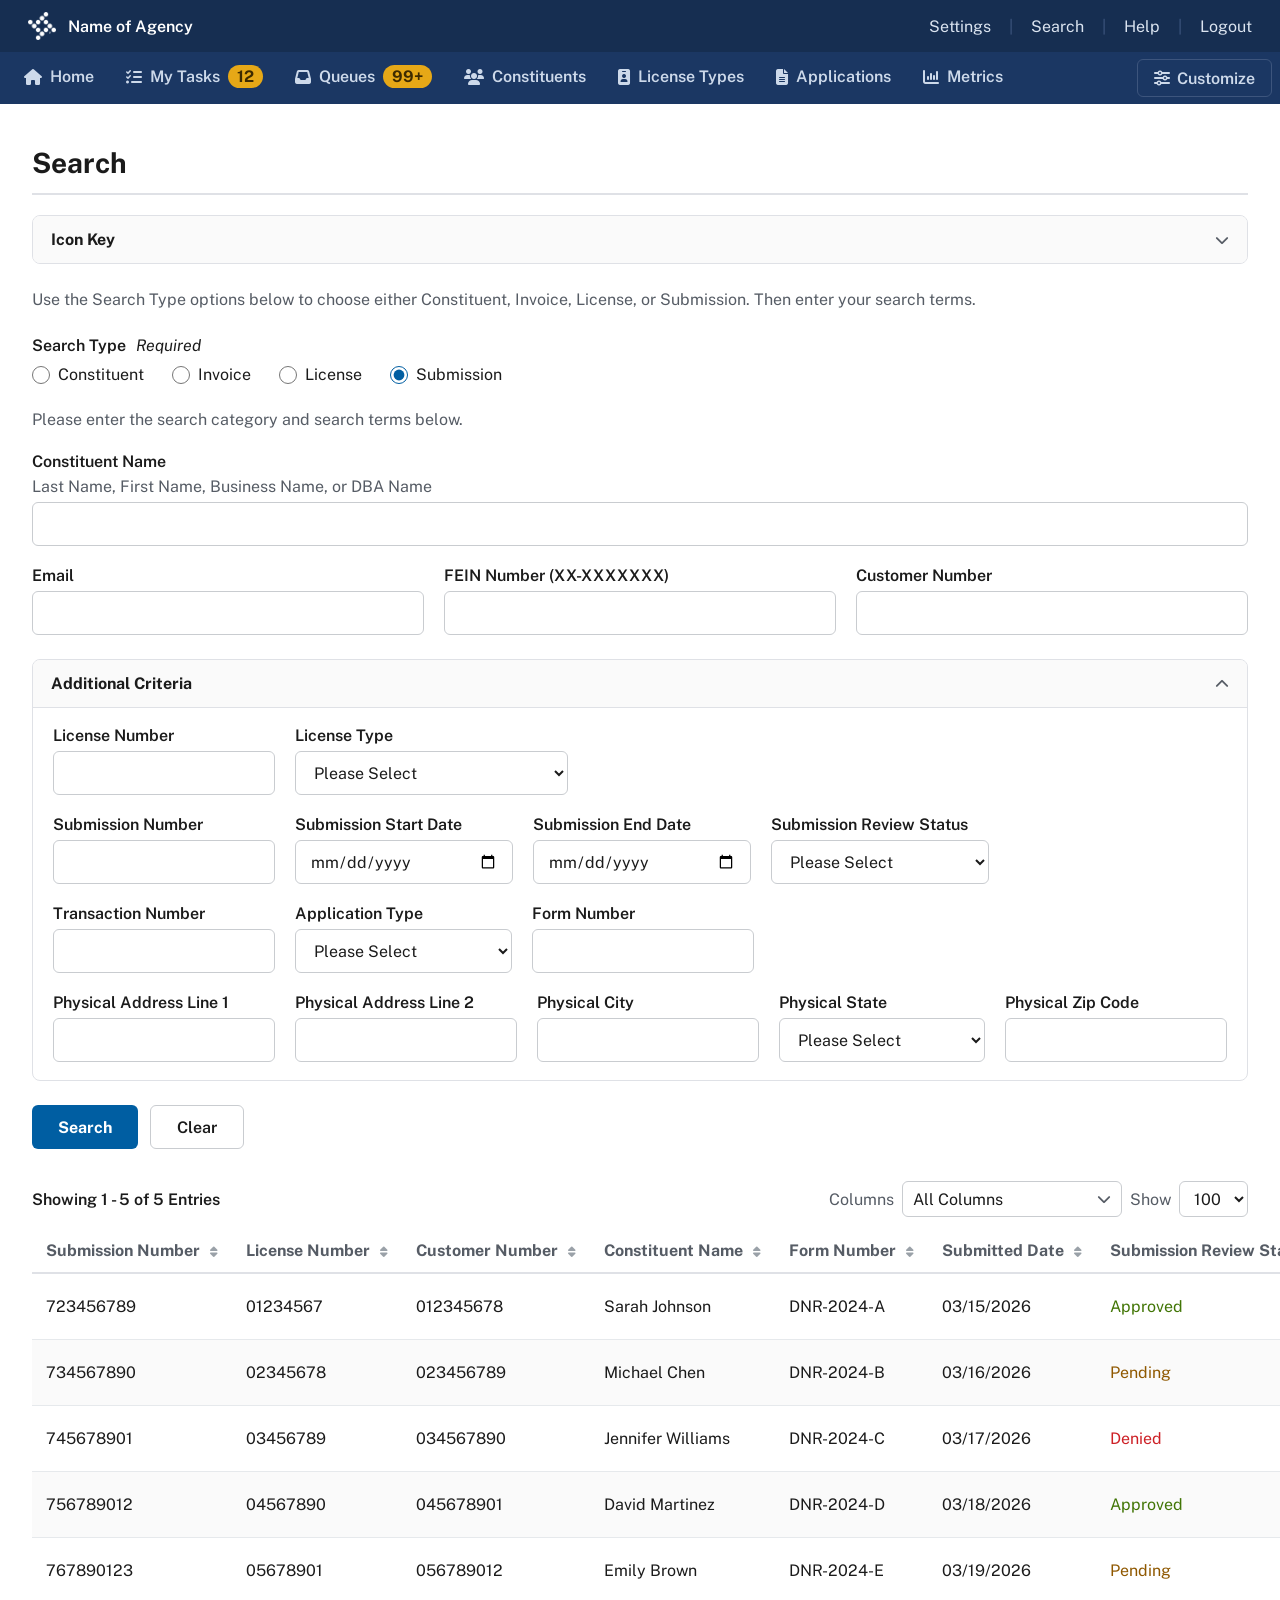
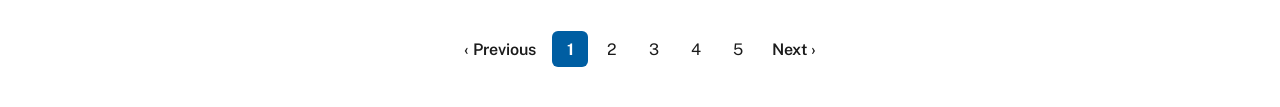
<file: search.html>
<!DOCTYPE html>
<html lang="en">
<head>
<meta charset="UTF-8">
<meta name="viewport" content="width=device-width, initial-scale=1.0">
<title>Search — RLP Agency Console</title>
<link rel="stylesheet" href="https://cdnjs.cloudflare.com/ajax/libs/font-awesome/6.5.1/css/all.min.css">
<link rel="stylesheet" href="css/app.css">
</head>
<body>

<div class="app">

  <!-- Header (shared chrome) -->
  <header class="app-header">
    <a class="app-header__brand" href="index.html">
      <img class="app-header__logo" src="assets/tyler-t.png" alt="Tenant logo">
      <span class="app-header__brand-name">Name of Agency</span>
    </a>
    <nav class="app-header__links" aria-label="Account">
      <a href="settings.html">Settings</a>
      <span class="app-header__divider" aria-hidden="true">|</span>
      <a href="search.html">Search</a>
      <span class="app-header__divider" aria-hidden="true">|</span>
      <a href="#">Help</a>
      <span class="app-header__divider" aria-hidden="true">|</span>
      <a href="#">Logout</a>
    </nav>
  </header>

  <!-- Customizable toolbar (shared chrome, rendered by js/toolbar.js) -->
  <div id="toolbar"></div>

  <!-- Page content -->
  <main class="page-body">

    <h1 class="page-title">Search</h1>

    <div class="accordion">
      <button type="button" class="accordion__button" aria-expanded="false" aria-controls="icon-key-content">
        Icon Key
        <i class="fa-solid fa-chevron-down" aria-hidden="true"></i>
      </button>
      <div class="accordion__content" id="icon-key-content" hidden>
        <div class="accordion__content-label">Options and Control Types</div>
        <div class="icon-key-grid">
          <div class="icon-key-item"><img src="assets/download-certificate.png" alt=""> Download Certificate</div>
          <div class="icon-key-item"><img src="assets/initiate-inspection.png" alt=""> Initiate Inspection</div>
          <div class="icon-key-item"><img src="assets/review-task.png" alt=""> Review Task</div>
          <div class="icon-key-item"><img src="assets/view-applicant-profile.png" alt=""> View Applicant Profile</div>
          <div class="icon-key-item"><img src="assets/view-submission.png" alt=""> View Submission</div>
        </div>
      </div>
    </div>

    <p class="help-text" style="margin-top: 24px">Use the Search Type options below to choose either Constituent, Invoice, License, or Submission. Then enter your search terms.</p>

    <fieldset class="fieldset" style="margin-top: 24px">
      <legend>Search Type <span class="field-required">Required</span></legend>
      <div class="radio-group">
        <label class="radio-option"><input type="radio" name="search-type" value="constituent"> Constituent</label>
        <label class="radio-option"><input type="radio" name="search-type" value="invoice"> Invoice</label>
        <label class="radio-option"><input type="radio" name="search-type" value="license"> License</label>
        <label class="radio-option"><input type="radio" name="search-type" value="submission" checked> Submission</label>
      </div>
    </fieldset>

    <p class="help-text" style="margin-top: 24px">Please enter the search category and search terms below.</p>

    <form style="margin-top: 20px" onsubmit="return false;">
      <div class="field">
        <label for="constituent-name">Constituent Name</label>
        <div class="field-hint">Last Name, First Name, Business Name, or DBA Name</div>
        <input type="text" id="constituent-name" name="constituent-name">
      </div>

      <div class="field-grid" style="margin-top: 20px">
        <div class="field">
          <label for="email">Email</label>
          <input type="text" id="email" name="email">
        </div>
        <div class="field">
          <label for="fein-number">FEIN Number (XX-XXXXXXX)</label>
          <input type="text" id="fein-number" name="fein-number">
        </div>
        <div class="field">
          <label for="customer-number">Customer Number</label>
          <input type="text" id="customer-number" name="customer-number">
        </div>
      </div>

      <div class="accordion" style="margin-top: 24px">
        <button type="button" class="accordion__button" aria-expanded="true" aria-controls="additional-criteria-content">
          Additional Criteria
          <i class="fa-solid fa-chevron-down" aria-hidden="true"></i>
        </button>
        <div class="accordion__content" id="additional-criteria-content">
          <div class="field-grid field-grid--5">
            <div class="field">
              <label for="license-number">License Number</label>
              <input type="text" id="license-number" name="license-number">
            </div>
            <div class="field">
              <label for="license-type">License Type</label>
              <select id="license-type" name="license-type">
                <option value="">Please Select</option>
                <option value="business">Business License</option>
                <option value="contractor">Contractor License</option>
                <option value="professional-engineer">Professional Engineer License</option>
              </select>
            </div>
          </div>

          <div class="field-grid field-grid--5">
            <div class="field">
              <label for="submission-number">Submission Number</label>
              <input type="text" id="submission-number" name="submission-number">
            </div>
            <div class="field">
              <label for="submission-start-date">Submission Start Date</label>
              <input type="date" id="submission-start-date" name="submission-start-date">
            </div>
            <div class="field">
              <label for="submission-end-date">Submission End Date</label>
              <input type="date" id="submission-end-date" name="submission-end-date">
            </div>
            <div class="field">
              <label for="submission-review-status">Submission Review Status</label>
              <select id="submission-review-status" name="submission-review-status">
                <option value="">Please Select</option>
                <option value="approved">Approved</option>
                <option value="pending">Pending</option>
                <option value="denied">Denied</option>
              </select>
            </div>
          </div>

          <div class="field-grid field-grid--5">
            <div class="field">
              <label for="transaction-number">Transaction Number</label>
              <input type="text" id="transaction-number" name="transaction-number">
            </div>
            <div class="field">
              <label for="application-type">Application Type</label>
              <select id="application-type" name="application-type">
                <option value="">Please Select</option>
                <option value="new">New Application</option>
                <option value="renewal">Renewal</option>
              </select>
            </div>
            <div class="field">
              <label for="form-number">Form Number</label>
              <input type="text" id="form-number" name="form-number">
            </div>
          </div>

          <div class="field-grid field-grid--5">
            <div class="field">
              <label for="physical-address-1">Physical Address Line 1</label>
              <input type="text" id="physical-address-1" name="physical-address-1">
            </div>
            <div class="field">
              <label for="physical-address-2">Physical Address Line 2</label>
              <input type="text" id="physical-address-2" name="physical-address-2">
            </div>
            <div class="field">
              <label for="physical-city">Physical City</label>
              <input type="text" id="physical-city" name="physical-city">
            </div>
            <div class="field">
              <label for="physical-state">Physical State</label>
              <select id="physical-state" name="physical-state">
                <option value="">Please Select</option>
                <option value="ny">New York</option>
                <option value="nj">New Jersey</option>
                <option value="ct">Connecticut</option>
              </select>
            </div>
            <div class="field">
              <label for="physical-zip">Physical Zip Code</label>
              <input type="text" id="physical-zip" name="physical-zip">
            </div>
          </div>
        </div>
      </div>

      <div class="form-actions">
        <button type="submit" class="btn btn--primary">Search</button>
        <button type="button" class="btn btn--secondary" id="clear-search">Clear</button>
      </div>
    </form>

    <div style="margin-top: 32px">
      <div class="table-controls">
        <div class="table-controls__count">Showing 1 - 5 of 5 Entries</div>
        <div class="table-controls__right">
          <label for="search-column-select-button">Columns</label>
          <div class="multiselect table-controls__column-select">
            <button type="button" class="multiselect-trigger" id="search-column-select-button" aria-haspopup="listbox" aria-expanded="false">
              <span class="multiselect-trigger-text">All Columns</span>
              <i class="fa-solid fa-chevron-down" aria-hidden="true"></i>
            </button>
            <div class="multiselect-panel" id="search-column-select-panel" hidden>
              <input type="text" class="multiselect-filter" id="search-column-filter-input" placeholder="Filter columns…" autocomplete="off">
              <label class="multiselect-option"><input type="checkbox" class="column-checkbox" data-column="0" checked><span>Submission Number</span></label>
              <label class="multiselect-option"><input type="checkbox" class="column-checkbox" data-column="1" checked><span>License Number</span></label>
              <label class="multiselect-option"><input type="checkbox" class="column-checkbox" data-column="2" checked><span>Customer Number</span></label>
              <label class="multiselect-option"><input type="checkbox" class="column-checkbox" data-column="3" checked><span>Constituent Name</span></label>
              <label class="multiselect-option"><input type="checkbox" class="column-checkbox" data-column="4" checked><span>Form Number</span></label>
              <label class="multiselect-option"><input type="checkbox" class="column-checkbox" data-column="5" checked><span>Submitted Date</span></label>
              <label class="multiselect-option"><input type="checkbox" class="column-checkbox" data-column="6" checked><span>Submission Review Status</span></label>
            </div>
          </div>
          <label for="entries-per-page-search">Show</label>
          <select id="entries-per-page-search">
            <option value="100" selected>100</option>
            <option value="50">50</option>
            <option value="25">25</option>
            <option value="10">10</option>
          </select>
        </div>
      </div>

      <table class="data-table" id="search-results-table">
        <thead>
          <tr>
            <th>Submission Number <i class="fa-solid fa-sort" aria-hidden="true"></i></th>
            <th>License Number <i class="fa-solid fa-sort" aria-hidden="true"></i></th>
            <th>Customer Number <i class="fa-solid fa-sort" aria-hidden="true"></i></th>
            <th>Constituent Name <i class="fa-solid fa-sort" aria-hidden="true"></i></th>
            <th>Form Number <i class="fa-solid fa-sort" aria-hidden="true"></i></th>
            <th>Submitted Date <i class="fa-solid fa-sort" aria-hidden="true"></i></th>
            <th>Submission Review Status <i class="fa-solid fa-sort" aria-hidden="true"></i></th>
            <th>Controls</th>
          </tr>
        </thead>
        <tbody>
          <tr>
            <td>723456789</td>
            <td>01234567</td>
            <td>012345678</td>
            <td>Sarah Johnson</td>
            <td>DNR-2024-A</td>
            <td>03/15/2026</td>
            <td class="status-text--approved">Approved</td>
            <td class="controls-cell"><a href="individual-profile.html" class="icon-btn" aria-label="View Applicant Profile"><img src="assets/view-applicant-profile.png" alt="" width="30" height="30"></a></td>
          </tr>
          <tr>
            <td>734567890</td>
            <td>02345678</td>
            <td>023456789</td>
            <td>Michael Chen</td>
            <td>DNR-2024-B</td>
            <td>03/16/2026</td>
            <td class="status-text--pending">Pending</td>
            <td class="controls-cell"><a href="individual-profile.html" class="icon-btn" aria-label="View Applicant Profile"><img src="assets/view-applicant-profile.png" alt="" width="30" height="30"></a></td>
          </tr>
          <tr>
            <td>745678901</td>
            <td>03456789</td>
            <td>034567890</td>
            <td>Jennifer Williams</td>
            <td>DNR-2024-C</td>
            <td>03/17/2026</td>
            <td class="status-text--denied">Denied</td>
            <td class="controls-cell"><a href="individual-profile.html" class="icon-btn" aria-label="View Applicant Profile"><img src="assets/view-applicant-profile.png" alt="" width="30" height="30"></a></td>
          </tr>
          <tr>
            <td>756789012</td>
            <td>04567890</td>
            <td>045678901</td>
            <td>David Martinez</td>
            <td>DNR-2024-D</td>
            <td>03/18/2026</td>
            <td class="status-text--approved">Approved</td>
            <td class="controls-cell"><a href="individual-profile.html" class="icon-btn" aria-label="View Applicant Profile"><img src="assets/view-applicant-profile.png" alt="" width="30" height="30"></a></td>
          </tr>
          <tr>
            <td>767890123</td>
            <td>05678901</td>
            <td>056789012</td>
            <td>Emily Brown</td>
            <td>DNR-2024-E</td>
            <td>03/19/2026</td>
            <td class="status-text--pending">Pending</td>
            <td class="controls-cell"><a href="individual-profile.html" class="icon-btn" aria-label="View Applicant Profile"><img src="assets/view-applicant-profile.png" alt="" width="30" height="30"></a></td>
          </tr>
        </tbody>
      </table>

      <nav aria-label="Pagination">
        <ul class="pagination">
          <li><a href="#" class="pagination__arrow" aria-label="Previous page">‹ Previous</a></li>
          <li><a href="#" class="is-current" aria-label="Page 1" aria-current="page">1</a></li>
          <li><a href="#" aria-label="Page 2">2</a></li>
          <li><a href="#" aria-label="Page 3">3</a></li>
          <li><a href="#" aria-label="Page 4">4</a></li>
          <li><a href="#" aria-label="Page 5">5</a></li>
          <li><a href="#" class="pagination__arrow" aria-label="Next page">Next ›</a></li>
        </ul>
      </nav>
    </div>

  </main>

</div>

<script src="js/toolbar.js"></script>
<script src="js/column-select.js"></script>
<script>
  initToolbar('#toolbar', { activeKey: null });

  // Column visibility multiselect (Search results)
  initColumnSelect({
    triggerId: 'search-column-select-button',
    panelId: 'search-column-select-panel',
    filterId: 'search-column-filter-input',
    tableId: 'search-results-table',
  });

  // Accordions (Icon Key + Additional Criteria)
  document.querySelectorAll('.accordion__button').forEach(function (button) {
    button.addEventListener('click', function () {
      var expanded = button.getAttribute('aria-expanded') === 'true';
      var content = document.getElementById(button.getAttribute('aria-controls'));
      button.setAttribute('aria-expanded', String(!expanded));
      content.hidden = expanded;
    });
  });

  document.getElementById('clear-search').addEventListener('click', function () {
    document.querySelectorAll('input[type="text"], input[type="date"]').forEach(function (input) { input.value = ''; });
    document.querySelectorAll('select').forEach(function (select) { select.selectedIndex = 0; });
  });
</script>

</body>
</html>
</file>
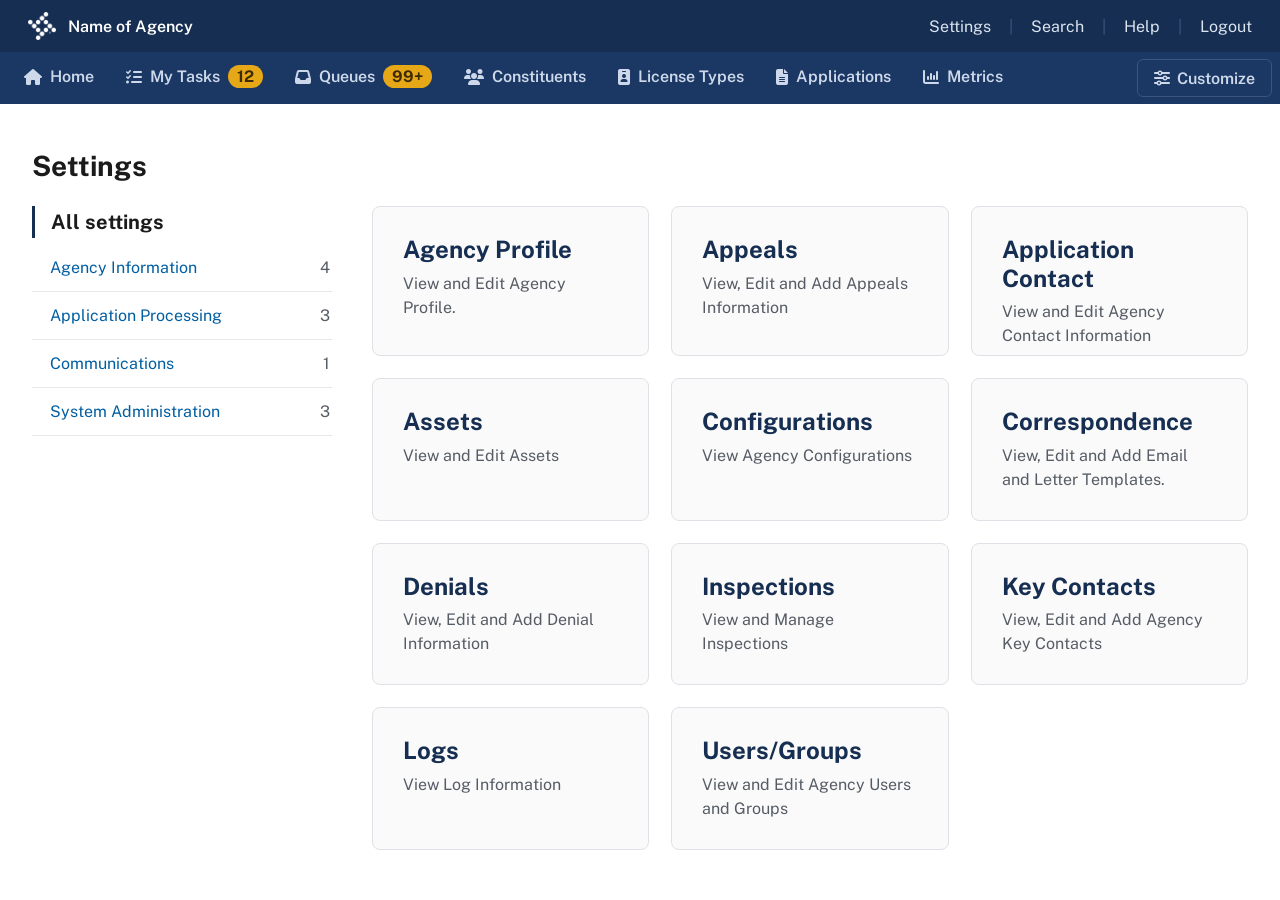
<file: settings.html>
<!DOCTYPE html>
<html lang="en">
<head>
<meta charset="UTF-8">
<meta name="viewport" content="width=device-width, initial-scale=1.0">
<title>Settings — RLP Agency Console</title>
<link rel="stylesheet" href="https://cdnjs.cloudflare.com/ajax/libs/font-awesome/6.5.1/css/all.min.css">
<link rel="stylesheet" href="css/app.css">
</head>
<body>

<div class="app">

  <!-- Header (shared chrome) -->
  <header class="app-header">
    <a class="app-header__brand" href="index.html">
      <img class="app-header__logo" src="assets/tyler-t.png" alt="Tenant logo">
      <span class="app-header__brand-name">Name of Agency</span>
    </a>
    <nav class="app-header__links" aria-label="Account">
      <a href="settings.html">Settings</a>
      <span class="app-header__divider" aria-hidden="true">|</span>
      <a href="search.html">Search</a>
      <span class="app-header__divider" aria-hidden="true">|</span>
      <a href="#">Help</a>
      <span class="app-header__divider" aria-hidden="true">|</span>
      <a href="#">Logout</a>
    </nav>
  </header>

  <!-- Customizable toolbar (shared chrome, rendered by js/toolbar.js) -->
  <div id="toolbar"></div>

  <!-- Page content -->
  <main class="settings-content">
    <h1 class="settings-title">Settings</h1>

    <div class="settings-body">

      <!-- Category rail -->
      <nav class="settings-rail" aria-label="Settings categories">
        <div class="settings-rail__heading">All settings</div>
        <div class="settings-rail__list">
          <a class="settings-rail__row" href="#">
            <span class="settings-rail__row-label">Agency Information</span>
            <span class="settings-rail__row-count">4</span>
          </a>
          <a class="settings-rail__row" href="#">
            <span class="settings-rail__row-label">Application Processing</span>
            <span class="settings-rail__row-count">3</span>
          </a>
          <a class="settings-rail__row" href="#">
            <span class="settings-rail__row-label">Communications</span>
            <span class="settings-rail__row-count">1</span>
          </a>
          <a class="settings-rail__row" href="#">
            <span class="settings-rail__row-label">System Administration</span>
            <span class="settings-rail__row-count">3</span>
          </a>
        </div>
      </nav>

      <!-- Settings tile grid -->
      <div class="settings-tiles tiles-grid tiles-grid--settings">

        <a class="tile tile--settings" href="#">
          <div class="tile__title">Agency Profile</div>
          <div class="tile__body">View and Edit Agency Profile.</div>
        </a>

        <a class="tile tile--settings" href="#">
          <div class="tile__title">Appeals</div>
          <div class="tile__body">View, Edit and Add Appeals Information</div>
        </a>

        <a class="tile tile--settings" href="#">
          <div class="tile__title">Application Contact</div>
          <div class="tile__body">View and Edit Agency Contact Information</div>
        </a>

        <a class="tile tile--settings" href="#">
          <div class="tile__title">Assets</div>
          <div class="tile__body">View and Edit Assets</div>
        </a>

        <a class="tile tile--settings" href="#">
          <div class="tile__title">Configurations</div>
          <div class="tile__body">View Agency Configurations</div>
        </a>

        <a class="tile tile--settings" href="#">
          <div class="tile__title">Correspondence</div>
          <div class="tile__body">View, Edit and Add Email and Letter Templates.</div>
        </a>

        <a class="tile tile--settings" href="#">
          <div class="tile__title">Denials</div>
          <div class="tile__body">View, Edit and Add Denial Information</div>
        </a>

        <a class="tile tile--settings" href="#">
          <div class="tile__title">Inspections</div>
          <div class="tile__body">View and Manage Inspections</div>
        </a>

        <a class="tile tile--settings" href="#">
          <div class="tile__title">Key Contacts</div>
          <div class="tile__body">View, Edit and Add Agency Key Contacts</div>
        </a>

        <a class="tile tile--settings" href="#">
          <div class="tile__title">Logs</div>
          <div class="tile__body">View Log Information</div>
        </a>

        <a class="tile tile--settings" href="#">
          <div class="tile__title">Users/Groups</div>
          <div class="tile__body">View and Edit Agency Users and Groups</div>
        </a>

      </div>

    </div>
  </main>

</div>

<script src="js/toolbar.js"></script>
<script>
  initToolbar('#toolbar', { activeKey: null });
</script>

</body>
</html>
</file>
<file: css/app.css>
/* ==========================================================================
   RLP Agency Console — shared chrome + component styles
   Used by every page: header, customizable toolbar, tiles, search, settings.
   ========================================================================== */

@import url('https://fonts.googleapis.com/css2?family=Public+Sans:wght@300;400;500;600;700;900&display=swap');

:root {
  /* colors */
  --c-header-navy: #162e51;
  --c-toolbar-navy: #1b3763;
  --c-gold: #e6a817;
  --c-gold-text: #3d2a00;
  --c-gold-icon: #a97400;
  --c-blue: #005ea2;
  --c-blue-hover: #1a4480;
  --c-page-bg: #fff;
  --c-surface: #ffffff;
  --c-tile-bg: #fafafa;
  --c-border: #dfe1e6;
  --c-hairline: #eceef1;
  --c-hairline-2: #e6e9ec;
  --c-text-primary: #1b1b1b;
  --c-text-secondary: #565c65;
  --c-toolbar-idle: #cdd9ea;
  --c-toolbar-on-dark: #dbe4f0;
  --c-header-divider: #3d557d;

  /* radii */
  --r-panel: 8px;
  --r-pill: 6px;
  --r-chip: 20px;
  --r-chip-sm: 4px;

  /* shadow */
  --shadow-menu: 0 10px 28px rgba(0, 0, 0, .22);

  /* status text colors — fixed palette, do not improvise new statuses off-palette */
  --c-status-green: #417505;      /* Active, Approved, Live, Paid, Completed, Sent, Sold */
  --c-status-yellow: #8f5800;     /* Pending, Open, Assigned, Approved-Awaiting Payment, Awaiting Application, Generated, Collecting */
  --c-status-red: #cd2026;        /* Rejected, Denied, Cancelled, Past Due, Terminated */
  --c-status-dark-red: #80252a;   /* Expired, Revoked, Withdrawn, Decommissioned, Retired, Exported */
  --c-status-cool-blue: #205493;  /* In Progress, Rejected for Resubmission, In Cart, Submitted, Ready for Review */
  --c-status-warm-orange: #a34900; /* On Hold, Suspended, Payment in Process, Inactive */
  --c-status-draft-blue: #13669a; /* In Review, Draft, Initiated */
  --c-status-gray: #5c5f66;       /* Archived, Closed */
}

/* ---------------------------------------------------------------------- */
/* Reset / base                                                           */
/* ---------------------------------------------------------------------- */

* { box-sizing: border-box; }

body {
  margin: 0;
  background: var(--c-page-bg);
  font-family: 'Public Sans', system-ui, sans-serif;
  color: var(--c-text-primary);
}

a { color: var(--c-blue); }
a:hover { color: var(--c-blue-hover); }

button {
  font-family: inherit;
  border: none;
  background: none;
  cursor: pointer;
}

.app {
  width: 100%;
  background: var(--c-surface);
}

/* ---------------------------------------------------------------------- */
/* Header bar                                                             */
/* ---------------------------------------------------------------------- */

.app-header {
  height: 52px;
  background: var(--c-header-navy);
  color: #fff;
  display: flex;
  align-items: center;
  justify-content: space-between;
  padding: 0 28px;
}

.app-header__brand,
.app-header__brand:hover {
  display: flex;
  align-items: center;
  gap: 12px;
  text-decoration: none;
  color: #fff;
}

.app-header__logo {
  width: 28px;
  height: 28px;
  display: block;
}

.app-header__brand-name {
  font-size: 16px;
  font-weight: 600;
}

.app-header__links {
  display: flex;
  align-items: center;
  gap: 18px;
  font-size: 16px;
  color: var(--c-toolbar-on-dark);
}

.app-header__links a {
  color: var(--c-toolbar-on-dark);
  text-decoration: none;
}

.app-header__links a:hover {
  color: #fff;
}

.app-header__divider {
  color: var(--c-header-divider);
}

/* ---------------------------------------------------------------------- */
/* Customizable toolbar                                                   */
/* ---------------------------------------------------------------------- */

.toolbar {
  background: var(--c-toolbar-navy);
  position: relative;
  display: flex;
  align-items: stretch;
  padding: 0 8px;
  min-height: 52px;
}

.toolbar-chevron {
  flex: 0 0 auto;
  width: 34px;
  display: flex;
  align-items: center;
  justify-content: center;
  color: var(--c-toolbar-on-dark);
  background: rgba(0, 0, 0, .18);
  font-size: 16px;
}

.toolbar-chevron:focus-visible {
  outline: 2px solid #fff;
  outline-offset: -2px;
}

.toolbar-track {
  position: relative;
  flex: 1;
  min-width: 0;
  overflow-x: hidden;
  display: flex;
  align-items: stretch;
  flex-wrap: nowrap;
}

.toolbar-pill {
  display: flex;
  align-items: center;
  gap: 8px;
  padding: 0 16px;
  height: 52px;
  font-size: 16px;
  font-weight: 600;
  cursor: pointer;
  position: relative;
  user-select: none;
  flex: 0 0 auto;
  white-space: nowrap;
  border-bottom: 3px solid transparent;
  background: transparent;
  color: var(--c-toolbar-idle);
}

.toolbar-pill:focus-visible {
  outline: 2px solid #fff;
  outline-offset: -3px;
}

.toolbar-pill.is-active {
  color: #fff;
  border-bottom-color: var(--c-gold);
  background: rgba(255, 255, 255, .07);
}

.toolbar-pill--editing {
  height: 38px;
  padding: 0 13px;
  margin: 7px 3px;
  border-radius: var(--r-pill);
  font-size: 16px;
  cursor: grab;
  background: rgba(255, 255, 255, .10);
  border: 1px dashed rgba(255, 255, 255, .4);
  color: #eaf0f8;
}

.toolbar-pill--editing.is-active {
  border-bottom: none;
  background: rgba(255, 255, 255, .10);
}

.toolbar-pill--editing:active {
  cursor: grabbing;
}

.toolbar-pill--dragging {
  opacity: .4;
}

.toolbar-pill-grip {
  font-size: 16px;
  color: #8ba3c7;
}

.toolbar-pill-remove {
  font-size: 17px;
  margin-left: 3px;
  color: #c9d6ea;
  padding: 0;
}

.toolbar-badge {
  background: var(--c-gold);
  color: var(--c-gold-text);
  font-size: 16px;
  font-weight: 700;
  border-radius: 12px;
  padding: 2px 9px;
}

.toolbar-add-btn {
  flex: 0 0 auto;
  display: flex;
  align-items: center;
  gap: 6px;
  padding: 0 15px;
  height: 38px;
  margin: 7px 3px;
  border-radius: var(--r-pill);
  font-size: 16px;
  font-weight: 600;
  background: transparent;
  border: 1px dashed #5b7cb0;
  color: #a9c7e8;
}

.toolbar-divider {
  flex: 0 0 auto;
  width: 1px;
  height: 36px;
  margin: 8px 4px 8px 14px;
  background: rgba(255, 255, 255, .25);
}

.toolbar-search-toggle {
  display: flex;
  align-items: center;
  gap: 10px;
  padding: 0 14px;
  height: 38px;
  margin: 7px 3px;
  border-radius: var(--r-pill);
  font-size: 16px;
  font-weight: 600;
  color: var(--c-toolbar-idle);
  flex: 0 0 auto;
  cursor: pointer;
  user-select: none;
  white-space: nowrap;
}

.toolbar-search-toggle:focus-visible {
  outline: 2px solid #fff;
  outline-offset: 2px;
}

.toolbar-search-toggle__switch {
  position: relative;
  flex: 0 0 auto;
  width: 36px;
  height: 20px;
  border-radius: 10px;
  background: rgba(255, 255, 255, .25);
  transition: background .15s ease;
}

.toolbar-search-toggle__switch.is-on {
  background: var(--c-gold);
}

.toolbar-search-toggle__knob {
  position: absolute;
  top: 2px;
  left: 2px;
  width: 16px;
  height: 16px;
  border-radius: 50%;
  background: #fff;
  transition: left .15s ease;
}

.toolbar-search-toggle__switch.is-on .toolbar-search-toggle__knob {
  left: 18px;
}

.toolbar-customize-btn {
  display: flex;
  align-items: center;
  gap: 7px;
  padding: 0 16px;
  height: 38px;
  margin: 7px 0;
  border-radius: var(--r-pill);
  font-size: 16px;
  font-weight: 600;
  flex: 0 0 auto;
  background: transparent;
  color: var(--c-toolbar-idle);
  border: 1px solid var(--c-header-divider);
}

.toolbar-customize-btn.is-active {
  background: var(--c-gold);
  color: var(--c-gold-text);
  border-color: var(--c-gold);
}

.toolbar-add-menu {
  position: absolute;
  top: 100%;
  left: 16px;
  margin-top: 6px;
  z-index: 30;
  width: 340px;
  background: #fff;
  border: 1px solid var(--c-border);
  border-radius: var(--r-panel);
  box-shadow: var(--shadow-menu);
  padding: 12px;
}

.toolbar-add-menu__heading {
  font-size: 16px;
  font-weight: 700;
  letter-spacing: .4px;
  color: var(--c-text-secondary);
  padding: 4px 8px 10px;
}

.toolbar-add-menu__list {
  display: flex;
  flex-direction: column;
  gap: 2px;
  max-height: 300px;
  overflow: auto;
}

.toolbar-add-menu__row {
  display: flex;
  align-items: center;
  gap: 12px;
  padding: 10px 10px;
  border-radius: var(--r-pill);
  font-size: 16px;
  color: var(--c-text-primary);
  width: 100%;
  text-align: left;
}

.toolbar-add-menu__row:hover,
.toolbar-add-menu__row:focus-visible {
  background: var(--c-tile-bg);
}

.toolbar-add-menu__row-icon {
  font-size: 18px;
  color: var(--c-gold-icon);
  width: 22px;
  text-align: center;
}

.toolbar-add-menu__row-label {
  flex: 1;
}

.toolbar-add-menu__row-plus {
  font-size: 16px;
  color: var(--c-text-secondary);
}

.toolbar-add-menu__empty {
  padding: 16px 10px;
  font-size: 16px;
  color: var(--c-text-secondary);
  text-align: center;
}

/* ---------------------------------------------------------------------- */
/* Page content shell                                                     */
/* ---------------------------------------------------------------------- */

.page-content {
  background: var(--c-surface);
  min-height: 600px;
}

.overline {
  font-size: 16px;
  font-weight: 700;
  letter-spacing: .4px;
  text-transform: uppercase;
  color: var(--c-text-secondary);
}

/* ---------------------------------------------------------------------- */
/* Home — greeting + search panel                                        */
/* ---------------------------------------------------------------------- */

.greeting {
  padding: 26px 32px 22px;
}

.greeting__title {
  font-size: 28px;
  font-weight: 700;
  color: var(--c-text-primary);
}

.greeting__date {
  font-size: 16px;
  color: var(--c-text-secondary);
  margin-top: 4px;
}

.search-panel {
  margin-top: 16px;
  background: var(--c-tile-bg);
  border: 1px solid var(--c-border);
  border-radius: var(--r-panel);
  padding: 18px 20px;
}

.search-panel__top {
  display: flex;
  align-items: center;
  justify-content: space-between;
  margin-bottom: 12px;
}

.search-toggle {
  display: inline-flex;
  border: 1px solid #c9ccd0;
  border-radius: var(--r-pill);
  overflow: hidden;
}

.search-toggle__segment {
  padding: 9px 18px;
  font-size: 16px;
  color: var(--c-text-primary);
  background: #fff;
  border-left: 1px solid #c9ccd0;
}

.search-toggle__segment:first-child {
  border-left: none;
}

.search-toggle__segment.is-active {
  background: var(--c-blue);
  color: #fff;
  font-weight: 600;
}

.search-advanced {
  font-size: 16px;
  font-weight: 600;
  color: var(--c-blue);
  display: flex;
  align-items: center;
  gap: 6px;
  text-decoration: none;
}

.search-advanced:hover {
  color: var(--c-blue-hover);
}

.search-advanced i {
  font-size: 16px;
}

.search-field-row {
  display: flex;
  gap: 10px;
}

.search-box {
  flex: 1;
  display: flex;
  align-items: center;
  gap: 10px;
  border: 2px solid var(--c-blue);
  border-radius: var(--r-panel);
  padding: 11px 15px;
  background: #fff;
}

.search-box i {
  font-size: 19px;
  color: var(--c-blue);
}

.search-box input {
  flex: 1;
  border: none;
  outline: none;
  font-family: inherit;
  font-size: 16px;
  color: var(--c-text-primary);
  background: transparent;
}

.search-box input::placeholder {
  color: var(--c-text-secondary);
}

.search-kbd {
  font-size: 16px;
  font-weight: 600;
  color: var(--c-text-secondary);
  border: 1px solid #c9ccd0;
  border-radius: var(--r-chip-sm);
  padding: 3px 9px;
}

.search-btn {
  background: var(--c-blue);
  color: #fff;
  border-radius: var(--r-panel);
  padding: 0 28px;
  font-size: 16px;
  font-weight: 700;
  display: flex;
  align-items: center;
}

.search-btn:hover {
  background: var(--c-blue-hover);
}

/* ---------------------------------------------------------------------- */
/* Tiles grid — shared by Home quick actions & Settings tiles             */
/* ---------------------------------------------------------------------- */

.tiles-grid {
  display: grid;
  grid-template-columns: repeat(3, 1fr);
  gap: 18px;
}

.tiles-grid--settings {
  gap: 22px;
}

.tile {
  text-decoration: none;
  background: var(--c-tile-bg);
  border: 1px solid var(--c-border);
  border-radius: var(--r-panel);
  padding: 24px 26px;
  display: flex;
  flex-direction: column;
  min-height: 200px;
  cursor: pointer;
  color: inherit;
}

.tile:hover {
  border-color: #c9ccd0;
}

.tile--settings {
  padding: 28px 30px;
  max-height: 150px;
  min-height: 0;
}

.tile__header {
  display: flex;
  align-items: center;
  gap: 12px;
  margin-bottom: 10px;
}

.tile__icon {
  font-size: 26px;
  color: var(--c-gold-icon);
  width: 30px;
  text-align: center;
  line-height: 1;
}

.tile__title {
  font-size: 24px;
  font-weight: 700;
  color: var(--c-header-navy);
  line-height: 1.2;
}

.tile--settings .tile__title {
  margin-bottom: 8px;
}

.tile__body {
  font-size: 16px;
  color: var(--c-text-secondary);
  line-height: 1.5;
  flex: 1;
}

.tile__footer {
  margin-top: 16px;
  padding-top: 14px;
  border-top: 1px solid var(--c-hairline);
  display: flex;
  justify-content: space-between;
  gap: 16px;
}

.tile__footer a {
  font-size: 16px;
  font-weight: 600;
  color: var(--c-header-navy);
  text-decoration: none;
}

.tile__footer a:hover {
  color: var(--c-blue-hover);
}

/* ---------------------------------------------------------------------- */
/* Settings page                                                          */
/* ---------------------------------------------------------------------- */

.settings-content {
  padding: 26px 32px 40px;
  min-height: 640px;
}

.settings-title {
  font-size: 28px;
  font-weight: 700;
  color: var(--c-text-primary);
}

.settings-body {
  margin-top: 24px;
  display: flex;
  gap: 40px;
  align-items: flex-start;
}

.settings-rail {
  width: 300px;
  flex: none;
}

.settings-rail__heading {
  border-left: 3px solid var(--c-header-navy);
  padding: 4px 0 4px 16px;
  font-size: 20px;
  font-weight: 700;
  color: var(--c-text-primary);
}

.settings-rail__list {
  margin-top: 6px;
  display: flex;
  flex-direction: column;
}

.settings-rail__row {
  display: flex;
  align-items: center;
  justify-content: space-between;
  padding: 14px 2px 14px 18px;
  font-size: 16px;
  text-decoration: none;
  border-bottom: 1px solid var(--c-hairline-2);
}

.settings-rail__row-label {
  color: var(--c-blue);
}

.settings-rail__row-count {
  color: var(--c-text-secondary);
}

.settings-tiles {
  flex: 1;
}

/* ---------------------------------------------------------------------- */
/* List / detail page shell — shared by Queues, My Tasks, Applications…  */
/* ---------------------------------------------------------------------- */

.page-body {
  padding: 26px 32px 40px;
  min-height: 640px;
}

/* Breadcrumb */

.breadcrumb {
  display: flex;
  align-items: center;
  gap: 8px;
  list-style: none;
  margin: 0;
  padding: 0;
  font-size: 16px;
}

.breadcrumb__item {
  display: flex;
  align-items: center;
  gap: 8px;
}

.breadcrumb__item:not(:last-child)::after {
  content: '\203A';
  color: var(--c-text-secondary);
}

.breadcrumb a {
  text-decoration: none;
}

.breadcrumb__current {
  color: var(--c-text-secondary);
  font-weight: 600;
}

/* Page title (underlined) */

.page-title {
  margin: 16px 0 0;
  padding-bottom: 14px;
  border-bottom: 2px solid var(--c-border);
  font-size: 28px;
  font-weight: 700;
  color: var(--c-text-primary);
}

/* Accordion (Icon Key) */

.accordion {
  margin-top: 20px;
  border: 1px solid var(--c-border);
  border-radius: var(--r-panel);
  overflow: hidden;
}

.accordion__button {
  width: 100%;
  display: flex;
  align-items: center;
  justify-content: space-between;
  gap: 10px;
  padding: 14px 18px;
  font-size: 16px;
  font-weight: 700;
  color: var(--c-text-primary);
  background: var(--c-tile-bg);
  text-align: left;
}

.accordion__button i {
  font-size: 14px;
  color: var(--c-text-secondary);
  transition: transform .15s;
}

.accordion__button[aria-expanded="true"] i {
  transform: rotate(180deg);
}

.accordion__content {
  padding: 18px 20px;
  border-top: 1px solid var(--c-border);
}

.accordion__content[hidden] {
  display: none;
}

.accordion__content-label {
  font-size: 16px;
  font-weight: 700;
  color: var(--c-text-primary);
  margin-bottom: 12px;
}

.icon-key-grid {
  display: grid;
  grid-template-columns: repeat(4, 1fr);
  gap: 12px 24px;
}

.icon-key-item {
  display: flex;
  align-items: center;
  gap: 10px;
  font-size: 16px;
  color: var(--c-text-secondary);
}

.icon-key-item img {
  width: 24px;
  height: 24px;
  display: block;
}

/* Filter tabs (segmented) — same visual pattern as .search-toggle */

.filter-tabs {
  display: inline-flex;
  border: 1px solid #c9ccd0;
  border-radius: var(--r-pill);
  overflow: hidden;
  margin-top: 20px;
}

.filter-tabs__btn {
  padding: 10px 20px;
  font-size: 16px;
  font-weight: 600;
  color: var(--c-text-primary);
  background: #fff;
  border-left: 1px solid #c9ccd0;
}

.filter-tabs__btn:first-child {
  border-left: none;
}

.filter-tabs__btn.is-active {
  background: var(--c-blue);
  color: #fff;
}

/* Form fields (search / filter forms) */

.field-grid {
  display: grid;
  grid-template-columns: repeat(3, 1fr);
  gap: 20px;
}

.field-grid--5 {
  grid-template-columns: repeat(5, 1fr);
}

.field-grid + .field-grid {
  margin-top: 20px;
}

.field {
  display: flex;
  flex-direction: column;
  gap: 6px;
}

.field[hidden] {
  display: none;
}

.field label {
  font-size: 16px;
  font-weight: 600;
  color: var(--c-text-primary);
}

.field select,
.field input[type="text"],
.field input[type="date"] {
  height: 44px;
  border: 1px solid #c9ccd0;
  border-radius: var(--r-pill);
  padding: 0 14px;
  font-family: inherit;
  font-size: 16px;
  color: var(--c-text-primary);
  background: #fff;
}

.field select:focus,
.field input:focus {
  outline: none;
  border-color: var(--c-blue);
  box-shadow: 0 0 0 1px var(--c-blue);
}

.field-hint {
  font-size: 16px;
  color: var(--c-text-secondary);
}

.field-required {
  font-size: 16px;
  font-weight: 400;
  font-style: italic;
  color: var(--c-text-primary);
  margin-left: 6px;
}

.help-text {
  font-size: 16px;
  color: var(--c-text-secondary);
  line-height: 1.5;
}

/* Radio group (fieldset legend + inline options) */

.fieldset {
  border: none;
  margin: 0;
  padding: 0;
}

.fieldset legend {
  font-size: 16px;
  font-weight: 600;
  color: var(--c-text-primary);
  padding: 0;
  margin-bottom: 10px;
}

.radio-group {
  display: flex;
  align-items: center;
  gap: 28px;
}

.radio-option {
  display: flex;
  align-items: center;
  gap: 8px;
  font-size: 16px;
  color: var(--c-text-primary);
  cursor: pointer;
}

.radio-option input[type="radio"] {
  width: 18px;
  height: 18px;
  accent-color: var(--c-blue);
  margin: 0;
}

.checkbox-option__label {
  display: flex;
  align-items: center;
  gap: 8px;
  font-size: 16px;
  color: var(--c-text-primary);
  cursor: pointer;
}

.checkbox-option__label input[type="checkbox"] {
  width: 18px;
  height: 18px;
  accent-color: var(--c-blue);
  margin: 0;
}

.badge {
  font-size: 16px;
  font-weight: 700;
  border-radius: 12px;
  padding: 2px 9px;
}

.badge--gold {
  background: var(--c-gold);
  color: var(--c-gold-text);
}

.form-actions {
  display: flex;
  gap: 12px;
  margin-top: 24px;
}

.btn {
  height: 44px;
  padding: 0 26px;
  border-radius: var(--r-pill);
  font-size: 16px;
  font-weight: 700;
  display: inline-flex;
  align-items: center;
  justify-content: center;
  text-decoration: none;
}

.btn--primary {
  background: var(--c-blue);
  color: #fff;
}

.btn--primary:hover {
  background: var(--c-blue-hover);
}

.btn--secondary {
  background: #fff;
  color: var(--c-text-primary);
  font-weight: 600;
  border: 1px solid #c9ccd0;
}

.btn--secondary:hover {
  border-color: #9ea3a8;
}

.btn--cancel {
  background: #d54309;
  color: #fff;
}

.btn--cancel:hover {
  background: #b50909;
}

/* Multiselect dropdown (User Group, etc.) */

.multiselect {
  position: relative;
}

.multiselect-trigger {
  width: 100%;
  height: 44px;
  border: 1px solid #c9ccd0;
  border-radius: var(--r-pill);
  padding: 0 14px;
  font-size: 16px;
  color: var(--c-text-primary);
  background: #fff;
  display: flex;
  align-items: center;
  justify-content: space-between;
  gap: 8px;
}

.multiselect-trigger:focus-visible {
  outline: none;
  border-color: var(--c-blue);
  box-shadow: 0 0 0 1px var(--c-blue);
}

.multiselect-trigger-text {
  flex: 1 1 auto;
  min-width: 0;
  text-align: left;
  color: var(--c-text-primary);
  overflow: hidden;
  text-overflow: ellipsis;
  white-space: nowrap;
}

.multiselect-trigger i {
  font-size: 14px;
  color: var(--c-text-secondary);
  transition: transform .15s;
  flex: 0 0 auto;
}

.multiselect-trigger[aria-expanded="true"] i {
  transform: rotate(180deg);
}

.multiselect-panel {
  position: absolute;
  top: 100%;
  left: 0;
  margin-top: 6px;
  width: 100%;
  z-index: 20;
  background: #fff;
  border: 1px solid var(--c-border);
  border-radius: var(--r-panel);
  box-shadow: var(--shadow-menu);
  padding: 8px;
  max-height: 280px;
  overflow: auto;
}

.multiselect-filter {
  width: 100%;
  height: 36px;
  border: 1px solid #c9ccd0;
  border-radius: var(--r-pill);
  padding: 0 12px;
  margin-bottom: 8px;
  font-family: inherit;
  font-size: 16px;
  color: var(--c-text-primary);
}

.multiselect-filter:focus-visible {
  outline: none;
  border-color: var(--c-blue);
  box-shadow: 0 0 0 1px var(--c-blue);
}

.multiselect-option {
  display: flex;
  align-items: center;
  gap: 10px;
  padding: 9px 10px;
  border-radius: var(--r-pill);
  font-size: 16px;
  color: var(--c-text-primary);
  cursor: pointer;
}

.multiselect-option:hover {
  background: var(--c-tile-bg);
}

.multiselect-option input[type="checkbox"] {
  width: 17px;
  height: 17px;
  accent-color: var(--c-blue);
}

/* Table controls bar */

.table-controls {
  display: flex;
  align-items: center;
  justify-content: space-between;
  margin-bottom: 12px;
  font-size: 16px;
}

.table-controls__count {
  color: var(--c-text-primary);
  font-weight: 600;
}

.table-controls__right {
  display: flex;
  align-items: center;
  gap: 8px;
  color: var(--c-text-secondary);
}

.table-controls__column-select {
  width: 220px;
}

.table-controls__right .multiselect-trigger {
  height: 36px;
  padding: 0 10px;
}

.table-controls__right select {
  height: 36px;
  border: 1px solid #c9ccd0;
  border-radius: var(--r-pill);
  padding: 0 10px;
  font-family: inherit;
  font-size: 16px;
  color: var(--c-text-primary);
  background: #fff;
}

/* Data table */

.data-table {
  width: 100%;
  border-collapse: collapse;
}

.data-table thead tr {
  border-bottom: 2px solid var(--c-border);
}

.data-table th {
  text-align: left;
  padding: 12px 14px;
  font-size: 16px;
  font-weight: 700;
  color: var(--c-text-secondary);
  white-space: nowrap;
}

.data-table th i {
  margin-left: 6px;
  font-size: 12px;
  color: #9aa1a8;
}

.data-table td {
  padding: 14px;
  border-top: 1px solid var(--c-hairline-2);
  font-size: 16px;
}

.data-table tbody tr:nth-child(even) {
  background: var(--c-tile-bg);
}

.data-table .controls-cell {
  white-space: nowrap;
}

.data-table .select-column,
.data-table .select-cell {
  width: 20px;
  white-space: nowrap;
}

.data-table .select-column input[type="checkbox"],
.data-table .select-cell input[type="checkbox"] {
  width: 17px;
  height: 17px;
  margin: 0;
  accent-color: var(--c-blue);
  cursor: pointer;
}

/* Status text — fixed 8-color palette. Weight stays normal; color alone carries the meaning. */

.status-text--active,
.status-text--approved,
.status-text--live,
.status-text--paid,
.status-text--completed,
.status-text--sent,
.status-text--sold {
  color: var(--c-status-green);
}

.status-text--pending,
.status-text--open,
.status-text--assigned,
.status-text--approved-awaiting-payment,
.status-text--awaiting-application,
.status-text--generated,
.status-text--collecting {
  color: var(--c-status-yellow);
}

.status-text--rejected,
.status-text--denied,
.status-text--cancelled,
.status-text--past-due,
.status-text--terminated {
  color: var(--c-status-red);
}

.status-text--expired,
.status-text--revoked,
.status-text--withdrawn,
.status-text--decommissioned,
.status-text--retired,
.status-text--exported {
  color: var(--c-status-dark-red);
}

.status-text--in-progress,
.status-text--rejected-for-resubmission,
.status-text--in-cart,
.status-text--submitted,
.status-text--ready-for-review {
  color: var(--c-status-cool-blue);
}

.status-text--on-hold,
.status-text--suspended,
.status-text--payment-in-process,
.status-text--inactive {
  color: var(--c-status-warm-orange);
}

.status-text--in-review,
.status-text--draft,
.status-text--initiated {
  color: var(--c-status-draft-blue);
}

.status-text--archived,
.status-text--closed {
  color: var(--c-status-gray);
}

.icon-btn {
  display: inline-flex;
  align-items: center;
  justify-content: center;
  width: 36px;
  height: 36px;
  border-radius: 50%;
}

.icon-btn:hover,
.icon-btn:focus-visible {
  background: var(--c-tile-bg);
}

.icon-btn img {
  display: block;
}

.empty-state {
  padding: 48px 20px;
  text-align: center;
  font-size: 16px;
  color: var(--c-text-secondary);
}

/* Pagination */

.pagination {
  display: flex;
  align-items: center;
  justify-content: center;
  gap: 6px;
  list-style: none;
  margin: 28px 0 0;
  padding: 0;
}

.pagination a {
  display: flex;
  align-items: center;
  justify-content: center;
  gap: 6px;
  min-width: 36px;
  height: 36px;
  padding: 0 10px;
  border-radius: var(--r-pill);
  font-size: 16px;
  color: var(--c-text-primary);
  text-decoration: none;
}

.pagination a:hover {
  background: var(--c-tile-bg);
}

.pagination a.is-current {
  background: var(--c-blue);
  color: #fff;
  font-weight: 700;
}

.pagination__arrow {
  color: var(--c-blue);
  font-weight: 600;
}
</file>
